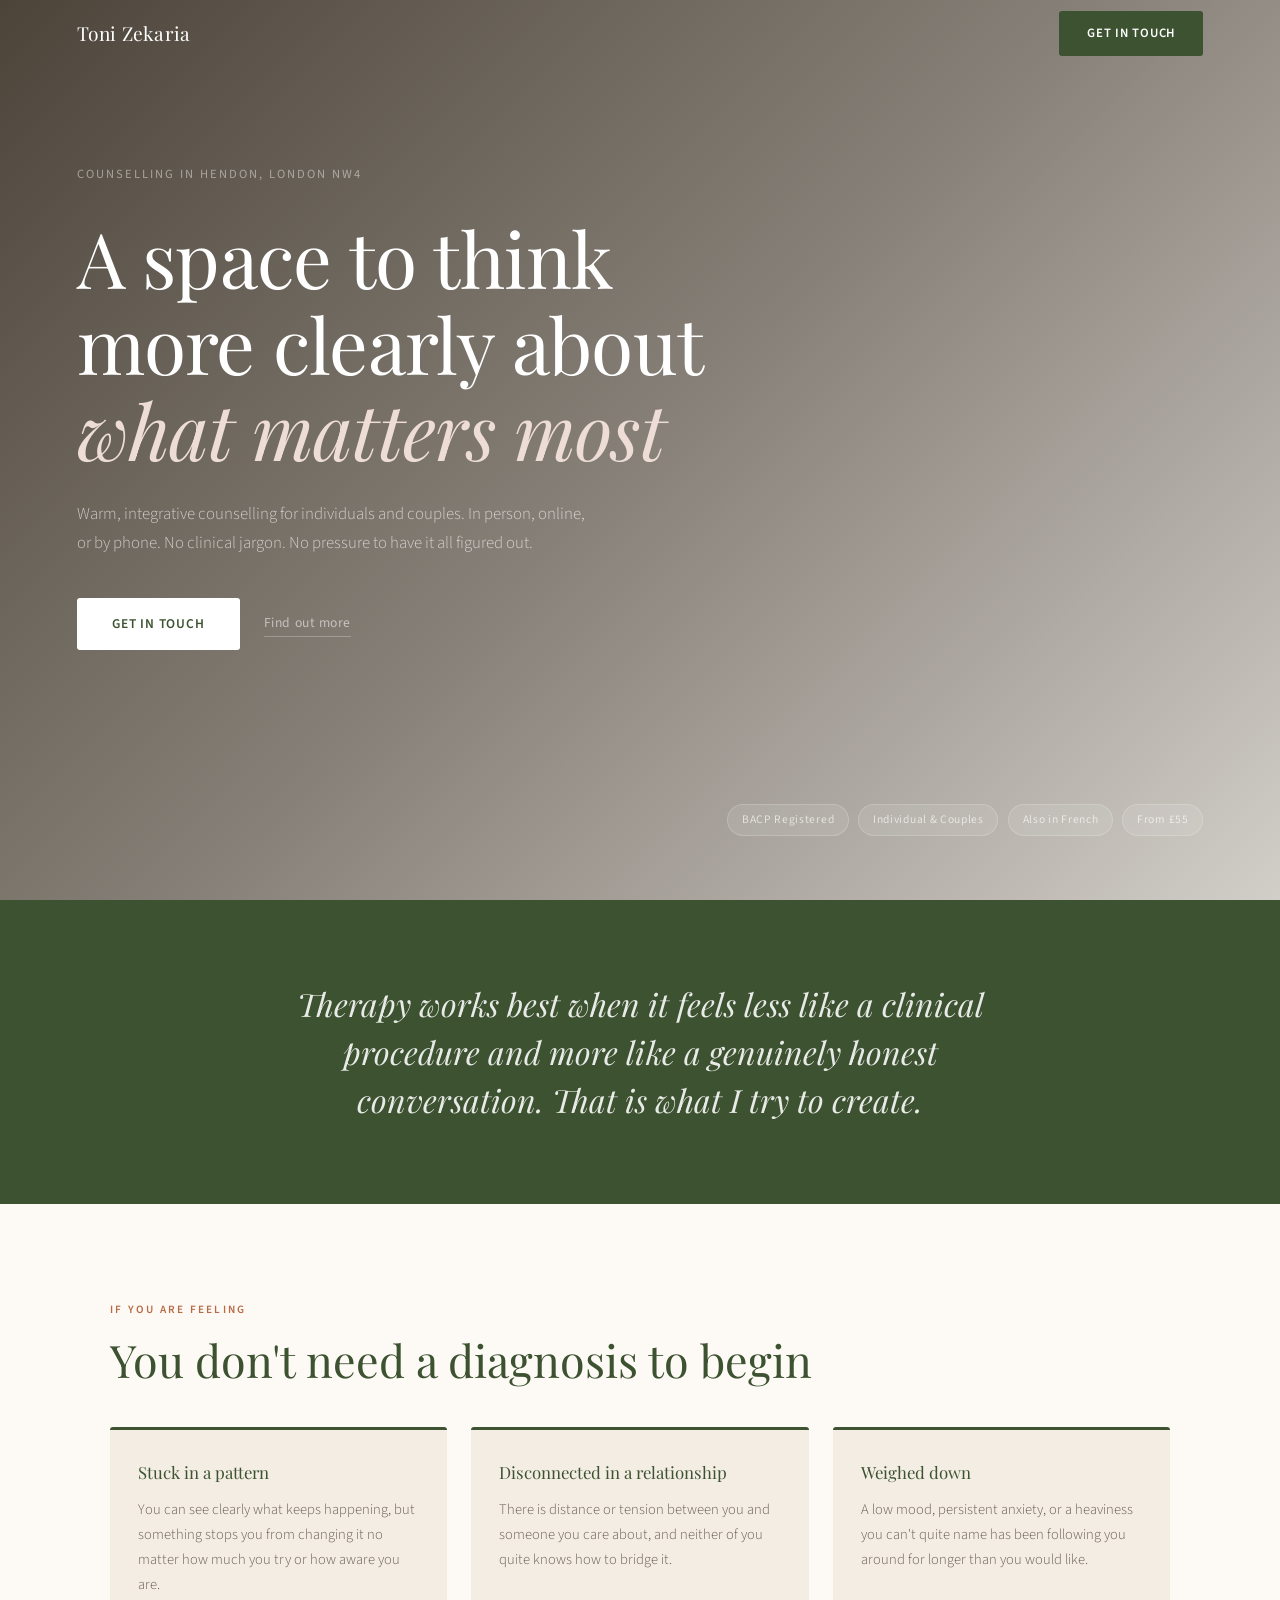
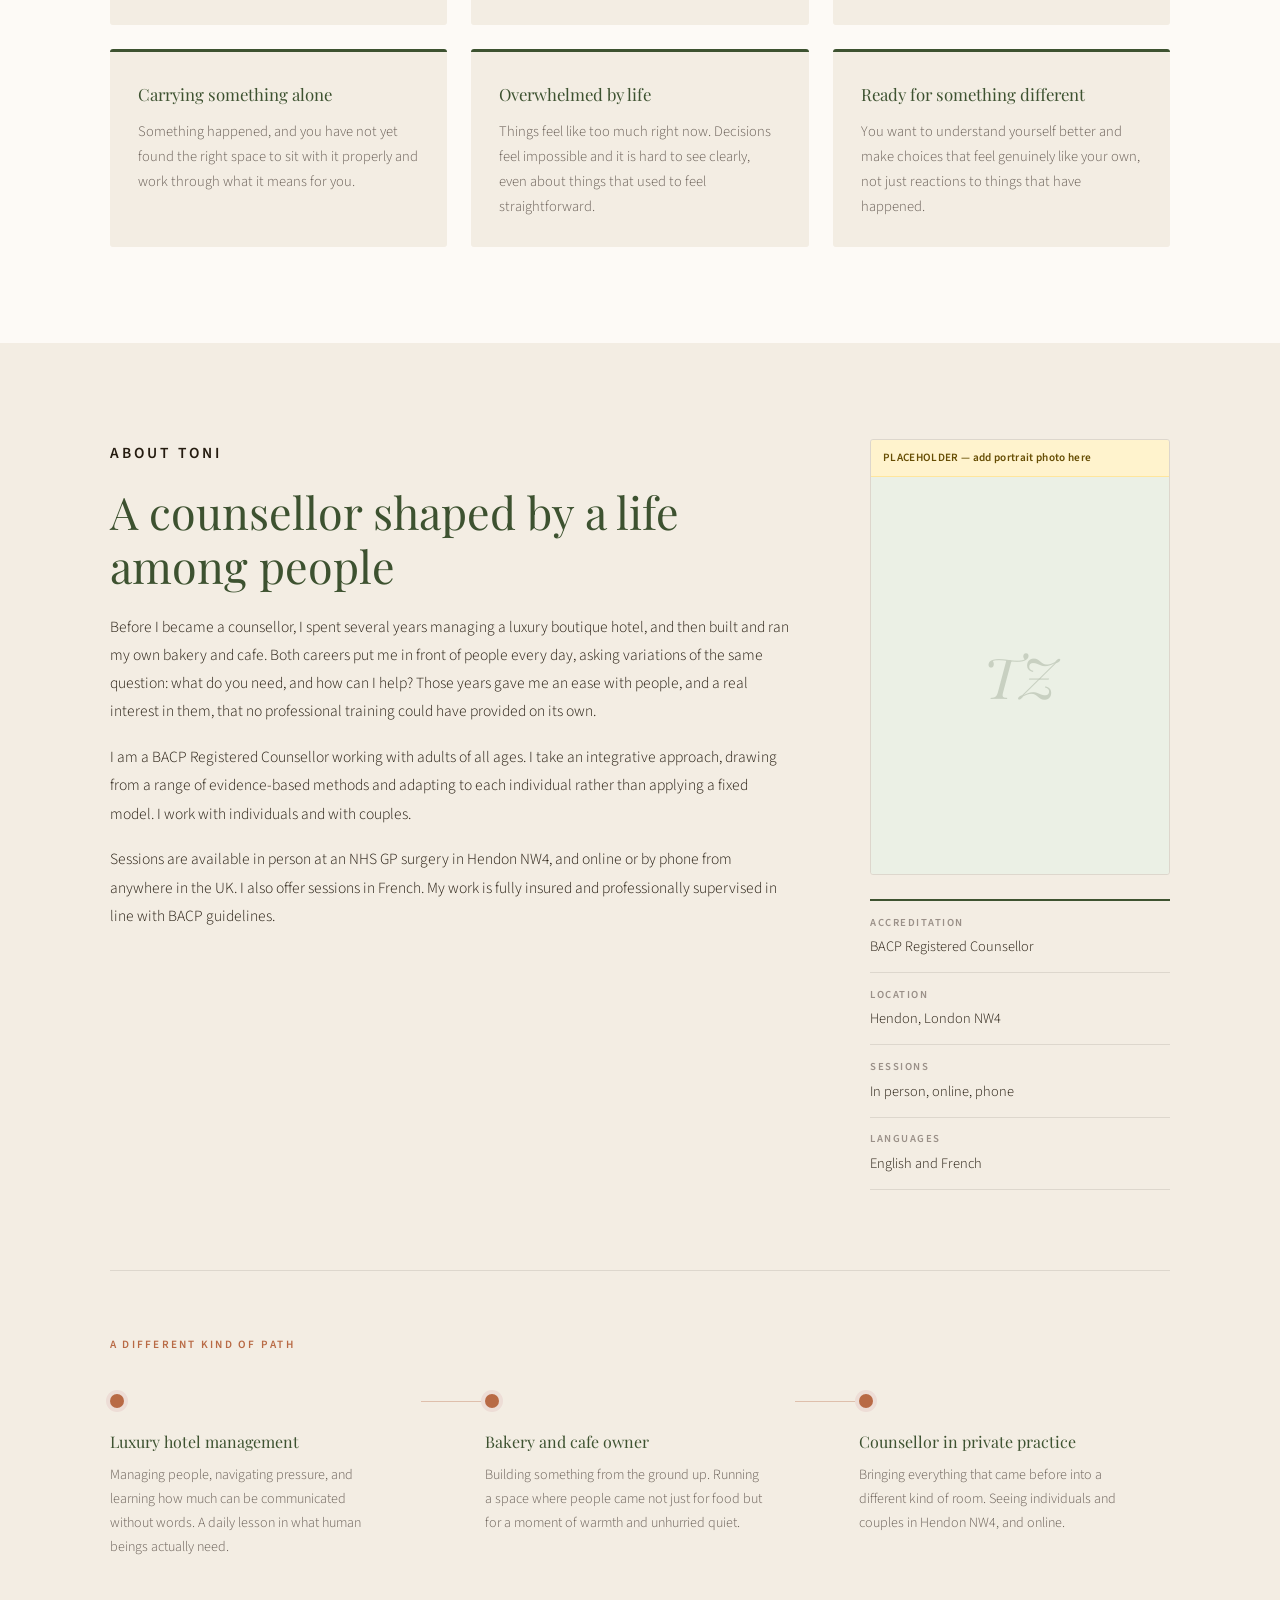
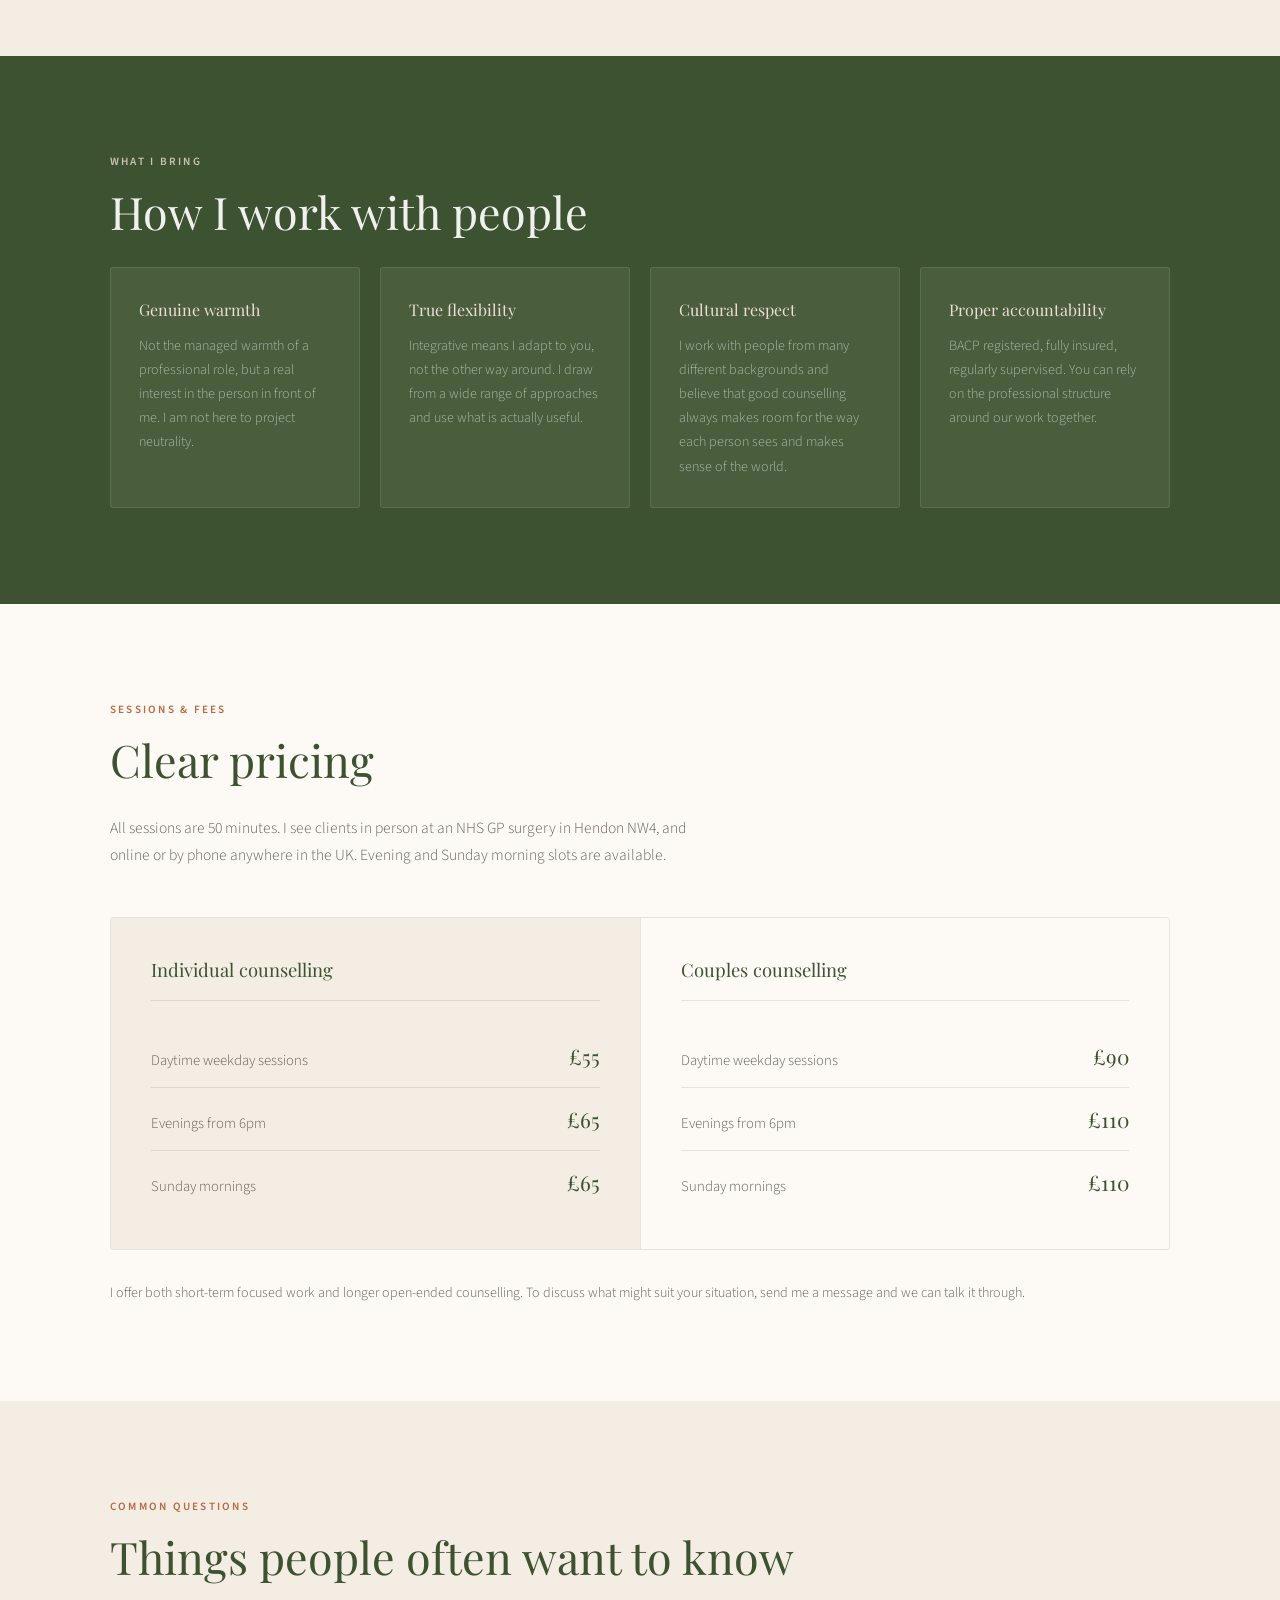
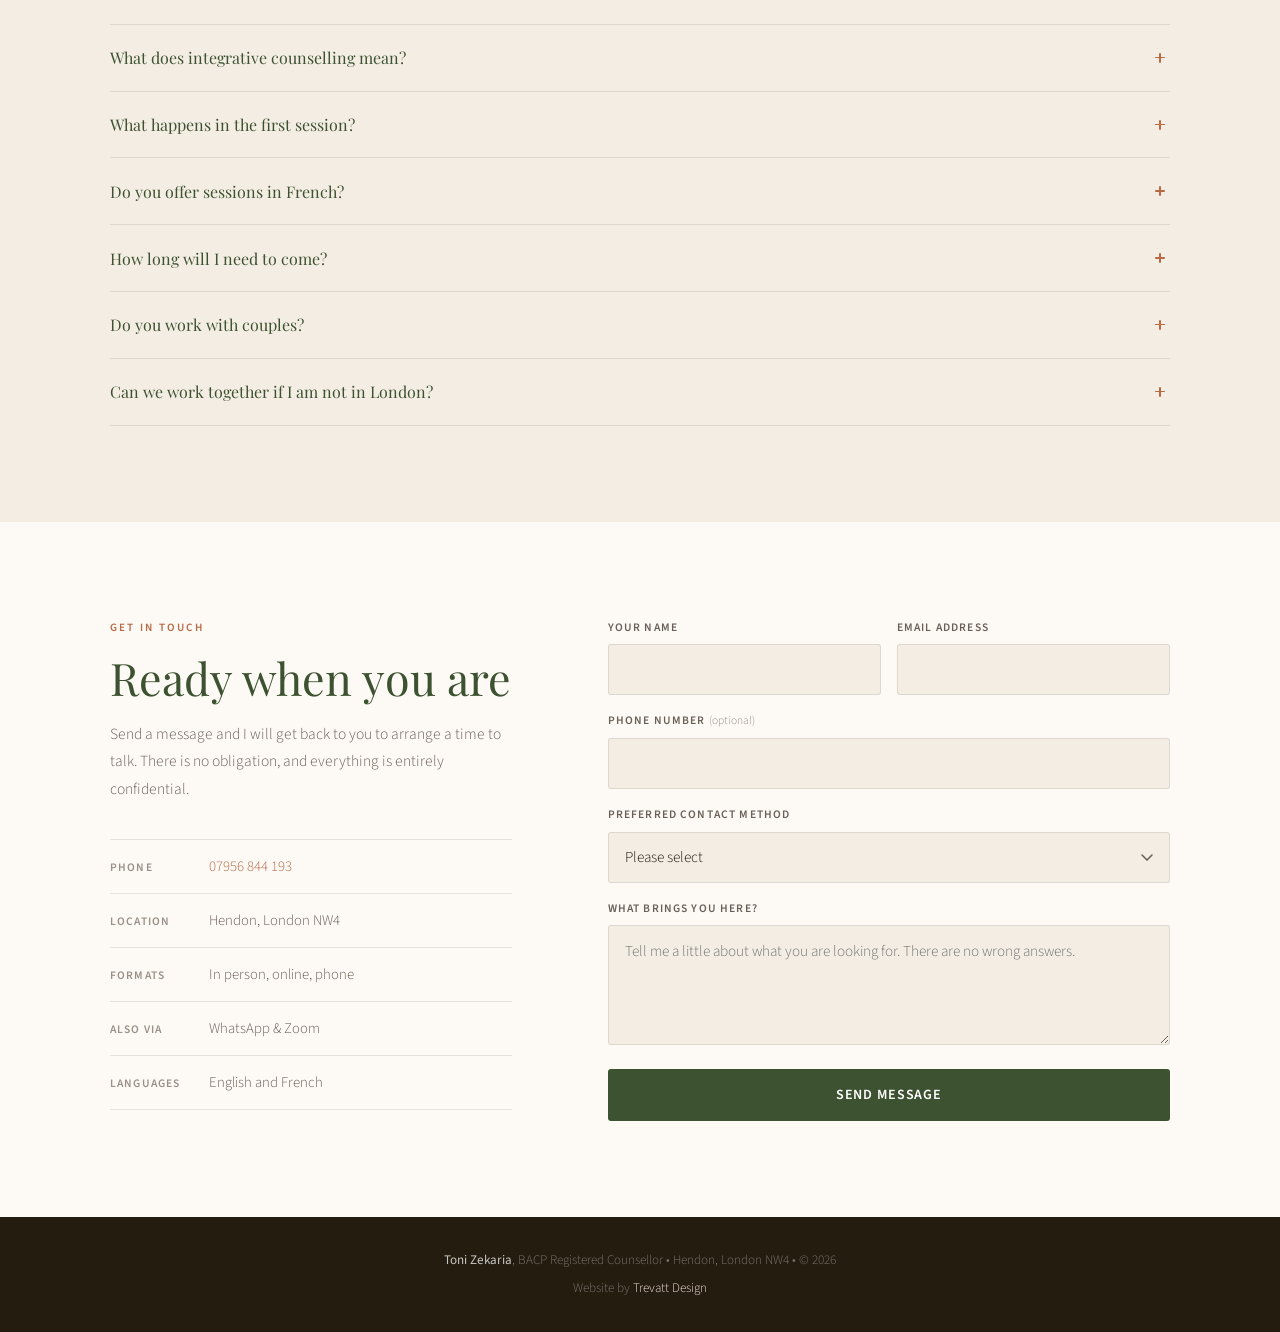
<file: toni-zekaria/index.html>
<!DOCTYPE html>
<html lang="en">
<head>
  <meta charset="UTF-8">
  <meta name="viewport" content="width=device-width, initial-scale=1.0">
  <title>Counsellor Hendon NW4 London | Toni Zekaria</title>
  <meta name="description" content="BACP registered counsellor in Hendon NW4 London. Integrative individual and couples counselling. In-person, online and phone. Sessions from £55. Also in French.">
  <link rel="canonical" href="https://client-demos-3kc.pages.dev/toni-zekaria">
  <meta name="geo.region" content="GB-ENG">
  <meta name="geo.placename" content="Hendon, London">
  <meta name="geo.position" content="51.5879;-0.2282">
  <meta name="ICBM" content="51.5879, -0.2282">
  <meta property="og:type" content="website">
  <meta property="og:title" content="Counsellor Hendon NW4 London | Toni Zekaria">
  <meta property="og:description" content="BACP registered counsellor in Hendon NW4. Integrative individual and couples counselling. Sessions from £55.">
  <meta property="og:url" content="https://client-demos-3kc.pages.dev/toni-zekaria">
  <meta property="og:image" content="https://picsum.photos/seed/morning/1200/630">
  <script type="application/ld+json">
  {
    "@context": "https://schema.org",
    "@type": "MedicalBusiness",
    "name": "Toni Zekaria Counselling",
    "address": {
      "@type": "PostalAddress",
      "addressLocality": "Hendon",
      "addressRegion": "London",
      "postalCode": "NW4",
      "addressCountry": "GB"
    },
    "telephone": "07956844193",
    "url": "https://client-demos-3kc.pages.dev/toni-zekaria",
    "description": "BACP registered counsellor in Hendon NW4 offering integrative individual and couples counselling. In-person, online and phone sessions.",
    "priceRange": "£55-£110"
  }
  </script>
  <link rel="stylesheet" href="style.css">
</head>
<body>

  <header class="header" id="header">
    <a href="#" class="logo" aria-label="Toni Zekaria Counselling">Toni Zekaria</a>
    <a href="#contact" class="btn btn-header">Get in touch</a>
  </header>

  <main>

    <!-- HERO: full-bleed image with warm overlay -->
    <section class="hero" aria-label="Introduction">
      <div
        class="hero-bg"
        role="img"
        aria-label="Warm morning light in a calm, plant-filled room"
        style="background-image: url('https://picsum.photos/seed/morning/1800/1000');"
      ></div>
      <div class="hero-content">
        <div class="hero-text">
          <p class="hero-location">Counselling in Hendon, London NW4</p>
          <h1>A space to think<br>more clearly about<br><em>what matters most</em></h1>
          <p class="hero-sub">Warm, integrative counselling for individuals and couples. In person, online, or by phone. No clinical jargon. No pressure to have it all figured out.</p>
          <div class="hero-actions">
            <a href="#contact" class="btn btn-hero">Get in touch</a>
            <a href="#about" class="hero-learn">Find out more</a>
          </div>
        </div>
        <div class="hero-tags" aria-label="Key credentials">
          <span class="hero-tag">BACP Registered</span>
          <span class="hero-tag">Individual &amp; Couples</span>
          <span class="hero-tag">Also in French</span>
          <span class="hero-tag">From £55</span>
        </div>
      </div>
    </section>

    <!-- PULL QUOTE -->
    <section class="pullquote" aria-label="Approach statement">
      <div class="section-inner">
        <blockquote>
          <p>Therapy works best when it feels less like a clinical procedure and more like a genuinely honest conversation. That is what I try to create.</p>
        </blockquote>
      </div>
    </section>

    <!-- RECOGNITION: "If you're feeling..." 3-col grid -->
    <section class="recognition" aria-labelledby="rec-heading">
      <div class="section-inner">
        <p class="eyebrow">If you are feeling</p>
        <h2 id="rec-heading" class="section-title">You don't need a diagnosis to begin</h2>
        <div class="rec-grid">
          <div class="rec-card">
            <h3>Stuck in a pattern</h3>
            <p>You can see clearly what keeps happening, but something stops you from changing it no matter how much you try or how aware you are.</p>
          </div>
          <div class="rec-card">
            <h3>Disconnected in a relationship</h3>
            <p>There is distance or tension between you and someone you care about, and neither of you quite knows how to bridge it.</p>
          </div>
          <div class="rec-card">
            <h3>Weighed down</h3>
            <p>A low mood, persistent anxiety, or a heaviness you can't quite name has been following you around for longer than you would like.</p>
          </div>
          <div class="rec-card">
            <h3>Carrying something alone</h3>
            <p>Something happened, and you have not yet found the right space to sit with it properly and work through what it means for you.</p>
          </div>
          <div class="rec-card">
            <h3>Overwhelmed by life</h3>
            <p>Things feel like too much right now. Decisions feel impossible and it is hard to see clearly, even about things that used to feel straightforward.</p>
          </div>
          <div class="rec-card">
            <h3>Ready for something different</h3>
            <p>You want to understand yourself better and make choices that feel genuinely like your own, not just reactions to things that have happened.</p>
          </div>
        </div>
      </div>
    </section>

    <!-- ABOUT: bio + portrait placeholder, then career timeline -->
    <section class="about" id="about" aria-labelledby="about-heading">
      <div class="section-inner">

        <div class="about-intro">
          <div class="about-bio">
            <p class="eyebrow">About Toni</p>
            <h2 id="about-heading" class="section-title">A counsellor shaped by a life among people</h2>
            <p>Before I became a counsellor, I spent several years managing a luxury boutique hotel, and then built and ran my own bakery and cafe. Both careers put me in front of people every day, asking variations of the same question: what do you need, and how can I help? Those years gave me an ease with people, and a real interest in them, that no professional training could have provided on its own.</p>
            <p>I am a BACP Registered Counsellor working with adults of all ages. I take an integrative approach, drawing from a range of evidence-based methods and adapting to each individual rather than applying a fixed model. I work with individuals and with couples.</p>
            <p>Sessions are available in person at an NHS GP surgery in Hendon NW4, and online or by phone from anywhere in the UK. I also offer sessions in French. My work is fully insured and professionally supervised in line with BACP guidelines.</p>
          </div>
          <div class="about-aside">
            <div class="portrait-placeholder" role="img" aria-label="Portrait photo placeholder">
              <div class="placeholder-banner">PLACEHOLDER &mdash; add portrait photo here</div>
              <div class="placeholder-body">
                <span class="placeholder-initials" aria-hidden="true">TZ</span>
              </div>
            </div>
            <ul class="cred-list">
              <li>
                <span class="cred-key">Accreditation</span>
                <span class="cred-val">BACP Registered Counsellor</span>
              </li>
              <li>
                <span class="cred-key">Location</span>
                <span class="cred-val">Hendon, London NW4</span>
              </li>
              <li>
                <span class="cred-key">Sessions</span>
                <span class="cred-val">In person, online, phone</span>
              </li>
              <li>
                <span class="cred-key">Languages</span>
                <span class="cred-val">English and French</span>
              </li>
            </ul>
          </div>
        </div>

        <!-- CAREER TIMELINE -->
        <div class="timeline-section">
          <p class="eyebrow">A different kind of path</p>
          <div class="timeline">
            <div class="timeline-item">
              <div class="timeline-marker" aria-hidden="true"></div>
              <div class="timeline-body">
                <h3>Luxury hotel management</h3>
                <p>Managing people, navigating pressure, and learning how much can be communicated without words. A daily lesson in what human beings actually need.</p>
              </div>
            </div>
            <div class="timeline-connector" aria-hidden="true"></div>
            <div class="timeline-item">
              <div class="timeline-marker" aria-hidden="true"></div>
              <div class="timeline-body">
                <h3>Bakery and cafe owner</h3>
                <p>Building something from the ground up. Running a space where people came not just for food but for a moment of warmth and unhurried quiet.</p>
              </div>
            </div>
            <div class="timeline-connector" aria-hidden="true"></div>
            <div class="timeline-item">
              <div class="timeline-marker" aria-hidden="true"></div>
              <div class="timeline-body">
                <h3>Counsellor in private practice</h3>
                <p>Bringing everything that came before into a different kind of room. Seeing individuals and couples in Hendon NW4, and online.</p>
              </div>
            </div>
          </div>
        </div>

      </div>
    </section>

    <!-- VALUES GRID -->
    <section class="values" aria-labelledby="values-heading">
      <div class="section-inner">
        <p class="eyebrow">What I bring</p>
        <h2 id="values-heading" class="section-title">How I work with people</h2>
        <div class="values-grid">
          <div class="value-card">
            <h3>Genuine warmth</h3>
            <p>Not the managed warmth of a professional role, but a real interest in the person in front of me. I am not here to project neutrality.</p>
          </div>
          <div class="value-card">
            <h3>True flexibility</h3>
            <p>Integrative means I adapt to you, not the other way around. I draw from a wide range of approaches and use what is actually useful.</p>
          </div>
          <div class="value-card">
            <h3>Cultural respect</h3>
            <p>I work with people from many different backgrounds and believe that good counselling always makes room for the way each person sees and makes sense of the world.</p>
          </div>
          <div class="value-card">
            <h3>Proper accountability</h3>
            <p>BACP registered, fully insured, regularly supervised. You can rely on the professional structure around our work together.</p>
          </div>
        </div>
      </div>
    </section>

    <!-- FEES: menu-style price list -->
    <section class="fees" aria-labelledby="fees-heading">
      <div class="section-inner">
        <p class="eyebrow">Sessions &amp; fees</p>
        <h2 id="fees-heading" class="section-title">Clear pricing</h2>
        <p class="fees-intro">All sessions are 50 minutes. I see clients in person at an NHS GP surgery in Hendon NW4, and online or by phone anywhere in the UK. Evening and Sunday morning slots are available.</p>
        <div class="fee-menu">
          <div class="fee-group">
            <h3 class="fee-group-title">Individual counselling</h3>
            <dl class="fee-dl">
              <div class="fee-dl-row">
                <dt>Daytime weekday sessions</dt>
                <dd>£55</dd>
              </div>
              <div class="fee-dl-row">
                <dt>Evenings from 6pm</dt>
                <dd>£65</dd>
              </div>
              <div class="fee-dl-row">
                <dt>Sunday mornings</dt>
                <dd>£65</dd>
              </div>
            </dl>
          </div>
          <div class="fee-divider" aria-hidden="true"></div>
          <div class="fee-group">
            <h3 class="fee-group-title">Couples counselling</h3>
            <dl class="fee-dl">
              <div class="fee-dl-row">
                <dt>Daytime weekday sessions</dt>
                <dd>£90</dd>
              </div>
              <div class="fee-dl-row">
                <dt>Evenings from 6pm</dt>
                <dd>£110</dd>
              </div>
              <div class="fee-dl-row">
                <dt>Sunday mornings</dt>
                <dd>£110</dd>
              </div>
            </dl>
          </div>
        </div>
        <p class="fees-note">I offer both short-term focused work and longer open-ended counselling. To discuss what might suit your situation, send me a message and we can talk it through.</p>
      </div>
    </section>

    <!-- FAQ -->
    <section class="faq" aria-labelledby="faq-heading">
      <div class="section-inner">
        <p class="eyebrow">Common questions</p>
        <h2 id="faq-heading" class="section-title">Things people often want to know</h2>
        <div class="faq-list" id="faqList">

          <div class="faq-item">
            <button class="faq-q" aria-expanded="false">
              What does integrative counselling mean?
              <span class="faq-chevron" aria-hidden="true"></span>
            </button>
            <div class="faq-a" hidden>
              <p>Integrative counselling means I draw from a range of therapeutic approaches rather than following a single fixed method. This might include person-centred work, psychodynamic thinking, CBT-informed techniques, and others. The approach is tailored to you and what you bring, rather than fitting you to a pre-set programme.</p>
            </div>
          </div>

          <div class="faq-item">
            <button class="faq-q" aria-expanded="false">
              What happens in the first session?
              <span class="faq-chevron" aria-hidden="true"></span>
            </button>
            <div class="faq-a" hidden>
              <p>The first session is a chance to talk about what has brought you to counselling and what you are hoping to get from it. There is no pressure to have everything clear or to cover your whole history. We take it at whatever pace feels right, and it is also an opportunity for you to get a feel for how I work and whether it seems like a good fit.</p>
            </div>
          </div>

          <div class="faq-item">
            <button class="faq-q" aria-expanded="false">
              Do you offer sessions in French?
              <span class="faq-chevron" aria-hidden="true"></span>
            </button>
            <div class="faq-a" hidden>
              <p>Yes. I offer sessions in both English and French. If you would prefer to work in French, please mention this when you get in touch and we can arrange sessions accordingly. Je propose egalement des seances en francais si c'est votre preference.</p>
            </div>
          </div>

          <div class="faq-item">
            <button class="faq-q" aria-expanded="false">
              How long will I need to come?
              <span class="faq-chevron" aria-hidden="true"></span>
            </button>
            <div class="faq-a" hidden>
              <p>That depends on what you bring and what you want to get from counselling. Some people find that a relatively small number of focused sessions is enough. Others prefer longer, more open-ended work. I offer both, and we will talk about what seems right in our early sessions and review it as we go.</p>
            </div>
          </div>

          <div class="faq-item">
            <button class="faq-q" aria-expanded="false">
              Do you work with couples?
              <span class="faq-chevron" aria-hidden="true"></span>
            </button>
            <div class="faq-a" hidden>
              <p>Yes. I work with both individuals and couples. Couples counselling can help with communication difficulties, recurring conflict, a growing distance between partners, or any other relationship challenge you want to address together. The same integrative approach applies: I work with what is actually needed rather than a fixed programme.</p>
            </div>
          </div>

          <div class="faq-item">
            <button class="faq-q" aria-expanded="false">
              Can we work together if I am not in London?
              <span class="faq-chevron" aria-hidden="true"></span>
            </button>
            <div class="faq-a" hidden>
              <p>Yes. I offer online sessions via Zoom and WhatsApp, as well as telephone sessions, for clients anywhere in the UK. Online therapy works well for many people and there is no meaningful difference in the quality of the work. If you are unsure which format suits you, we can discuss it when you get in touch.</p>
            </div>
          </div>

        </div>
      </div>
    </section>

    <!-- CONTACT -->
    <section class="contact" id="contact" aria-labelledby="contact-heading">
      <div class="section-inner">
        <div class="contact-grid">
          <div class="contact-info">
            <p class="eyebrow">Get in touch</p>
            <h2 id="contact-heading" class="section-title">Ready when you are</h2>
            <p class="contact-lead">Send a message and I will get back to you to arrange a time to talk. There is no obligation, and everything is entirely confidential.</p>
            <ul class="contact-details">
              <li>
                <span class="detail-label">Phone</span>
                <a href="tel:07956844193" class="detail-value">07956 844 193</a>
              </li>
              <li>
                <span class="detail-label">Location</span>
                <span class="detail-value">Hendon, London NW4</span>
              </li>
              <li>
                <span class="detail-label">Formats</span>
                <span class="detail-value">In person, online, phone</span>
              </li>
              <li>
                <span class="detail-label">Also via</span>
                <span class="detail-value">WhatsApp &amp; Zoom</span>
              </li>
              <li>
                <span class="detail-label">Languages</span>
                <span class="detail-value">English and French</span>
              </li>
            </ul>
          </div>

          <!-- Formspree integration: update the action attribute with your Formspree endpoint -->
          <form action="#" method="POST" class="contact-form" novalidate>
            <div class="form-row">
              <div class="field">
                <label for="name">Your name</label>
                <input type="text" id="name" name="name" autocomplete="name" required>
              </div>
              <div class="field">
                <label for="email">Email address</label>
                <input type="email" id="email" name="email" autocomplete="email" required>
              </div>
            </div>
            <div class="field">
              <label for="phone">Phone number <span class="label-opt">(optional)</span></label>
              <input type="tel" id="phone" name="phone" autocomplete="tel">
            </div>
            <div class="field">
              <label for="contact-pref">Preferred contact method</label>
              <select id="contact-pref" name="contact_preference">
                <option value="">Please select</option>
                <option value="email">Email</option>
                <option value="phone">Phone call</option>
                <option value="whatsapp">WhatsApp</option>
                <option value="zoom">Zoom</option>
              </select>
            </div>
            <div class="field">
              <label for="message">What brings you here?</label>
              <textarea id="message" name="message" placeholder="Tell me a little about what you are looking for. There are no wrong answers."></textarea>
            </div>
            <button type="submit" class="btn btn-submit">Send message</button>
          </form>
        </div>
      </div>
    </section>

  </main>

  <footer class="footer">
    <div class="footer-inner">
      <p><strong>Toni Zekaria</strong>, BACP Registered Counsellor &bull; Hendon, London NW4 &bull; &copy; 2026</p>
      <p>Website by <a href="https://trevattdesign.com" target="_blank" rel="noopener noreferrer">Trevatt Design</a></p>
    </div>
  </footer>

  <script src="script.js"></script>
</body>
</html>
</file>
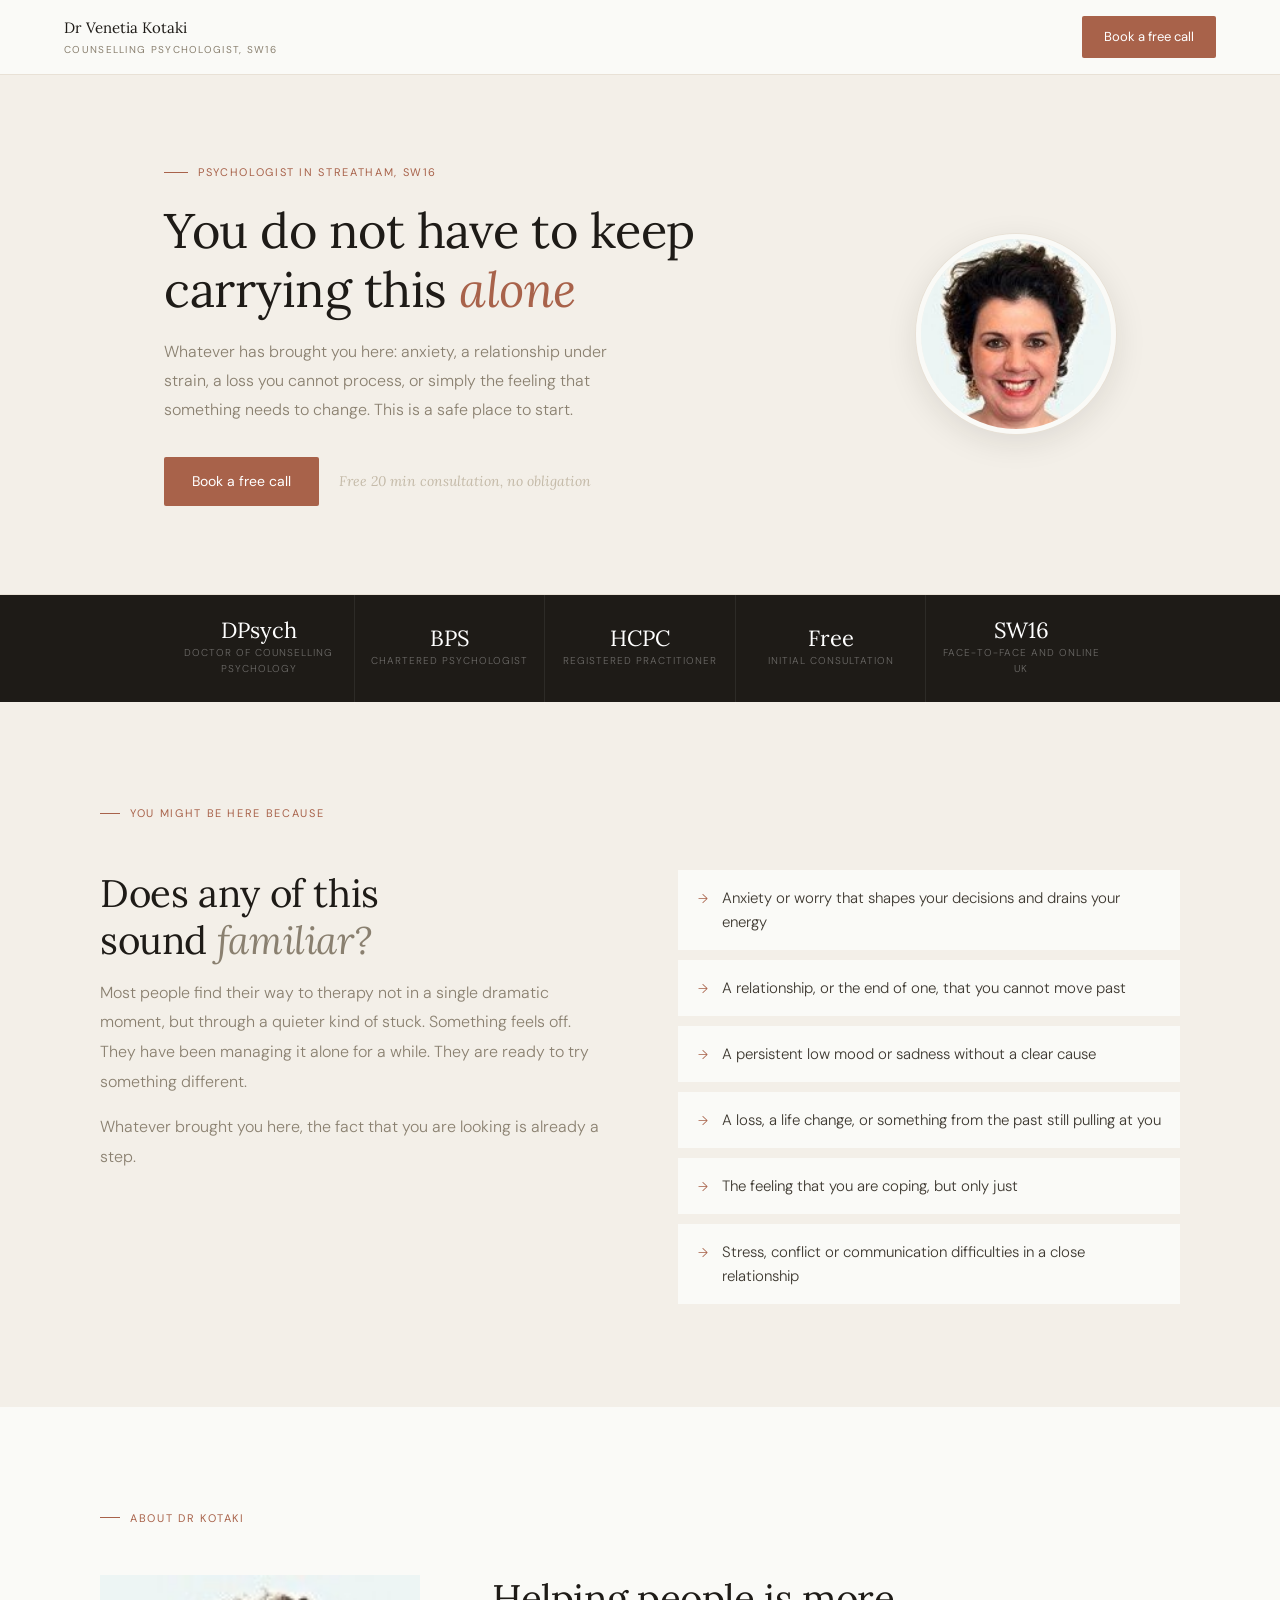
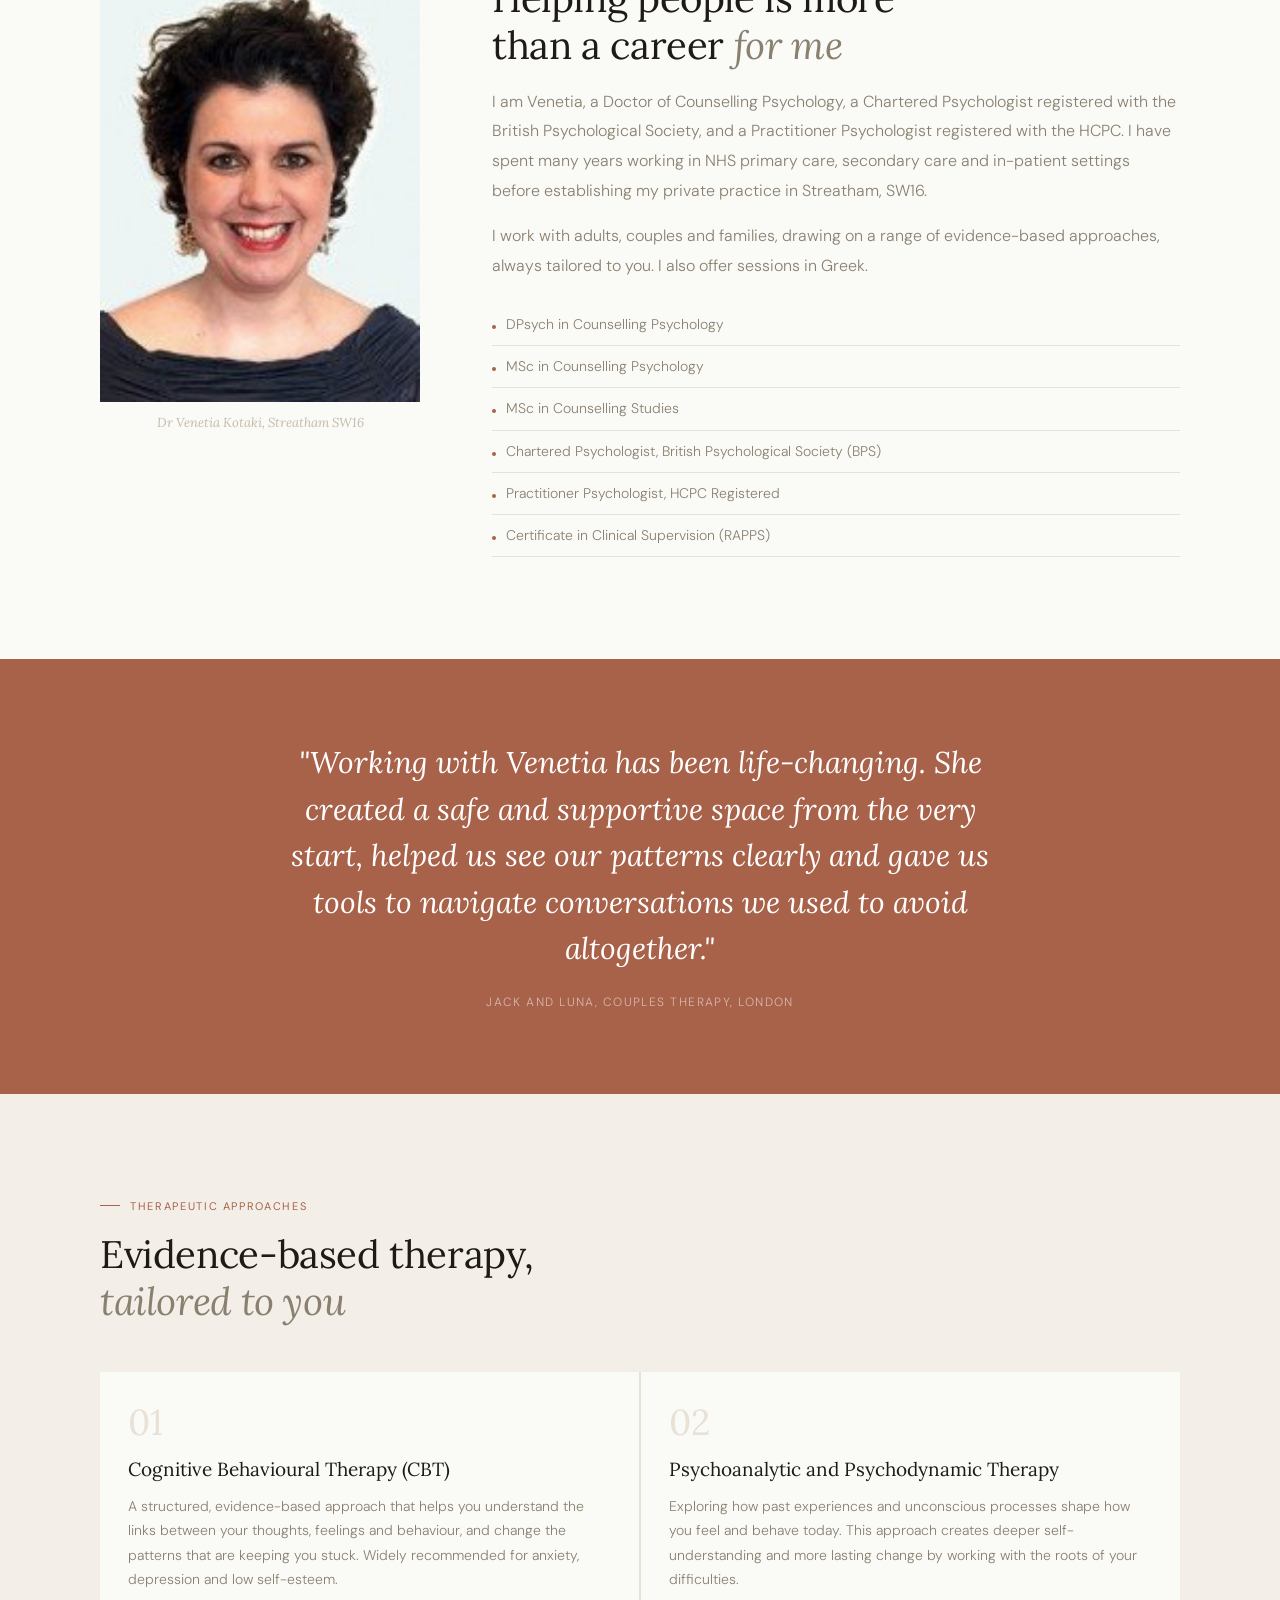
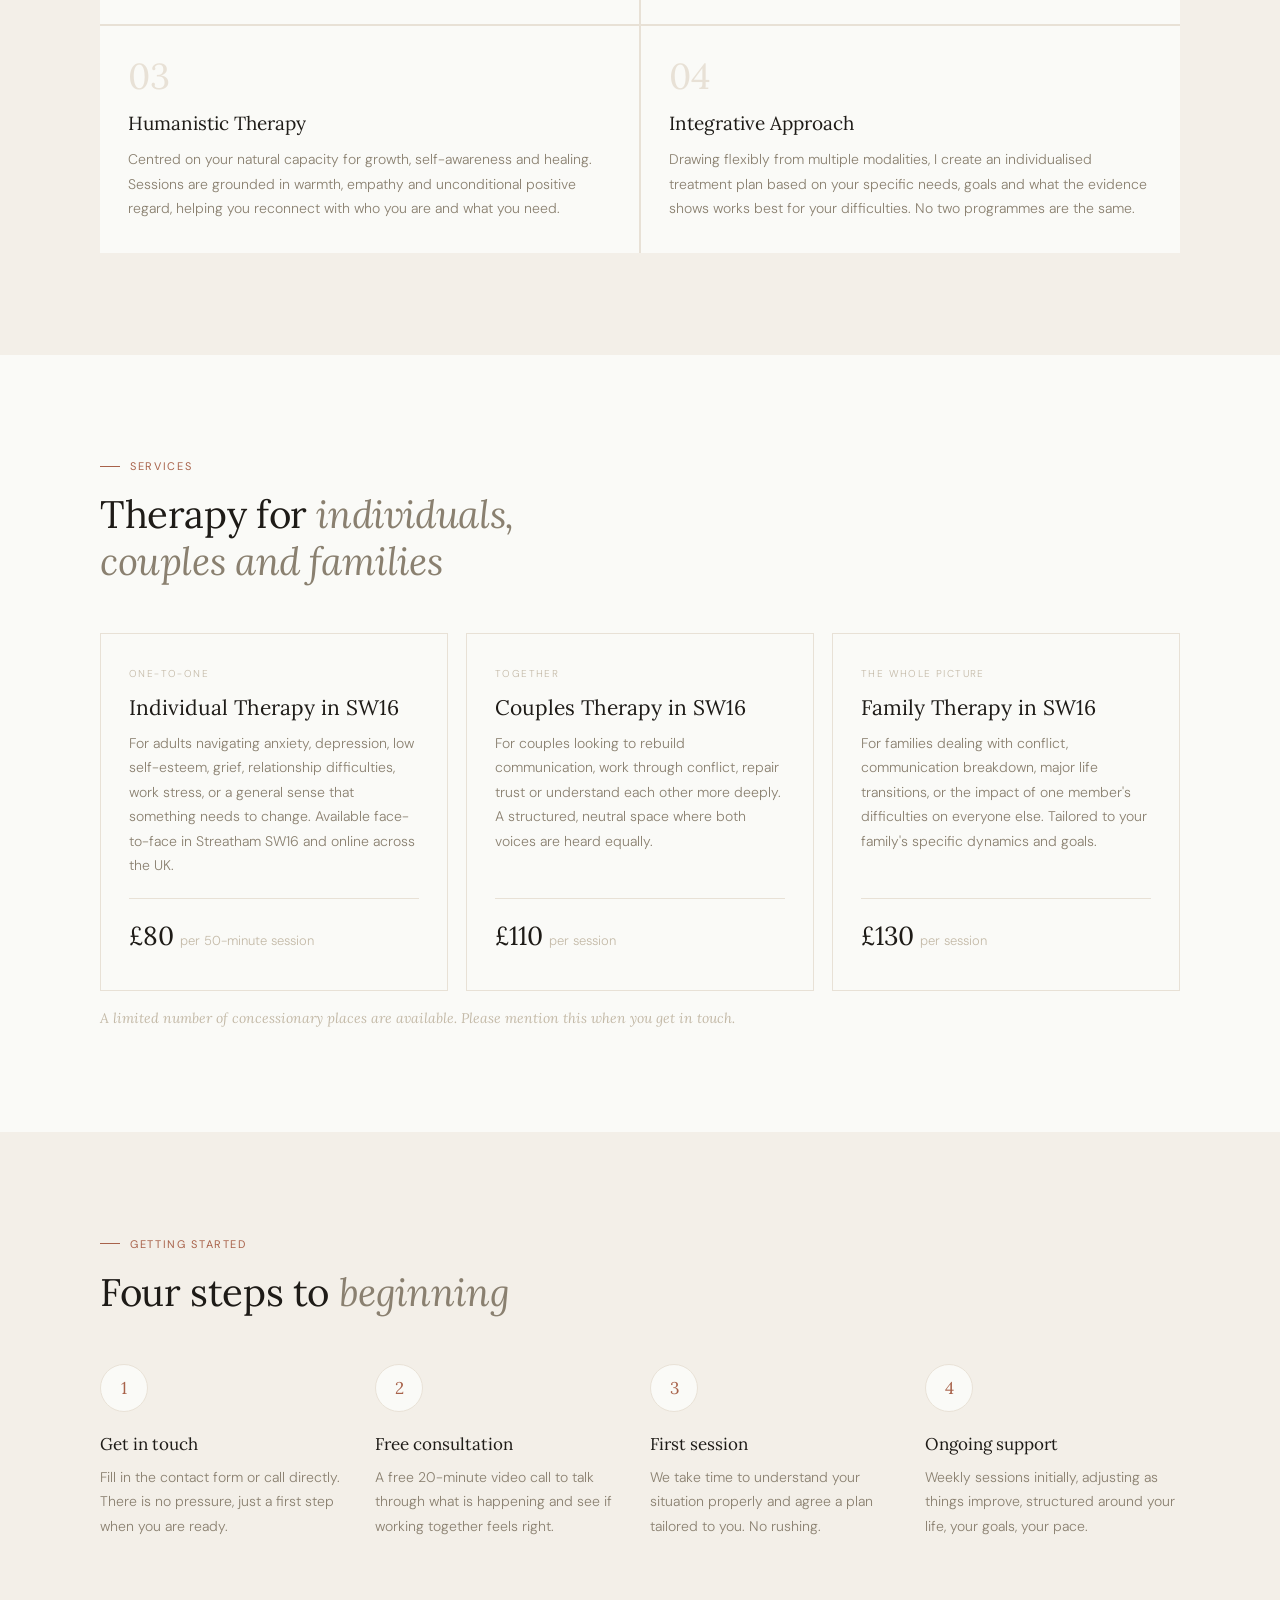
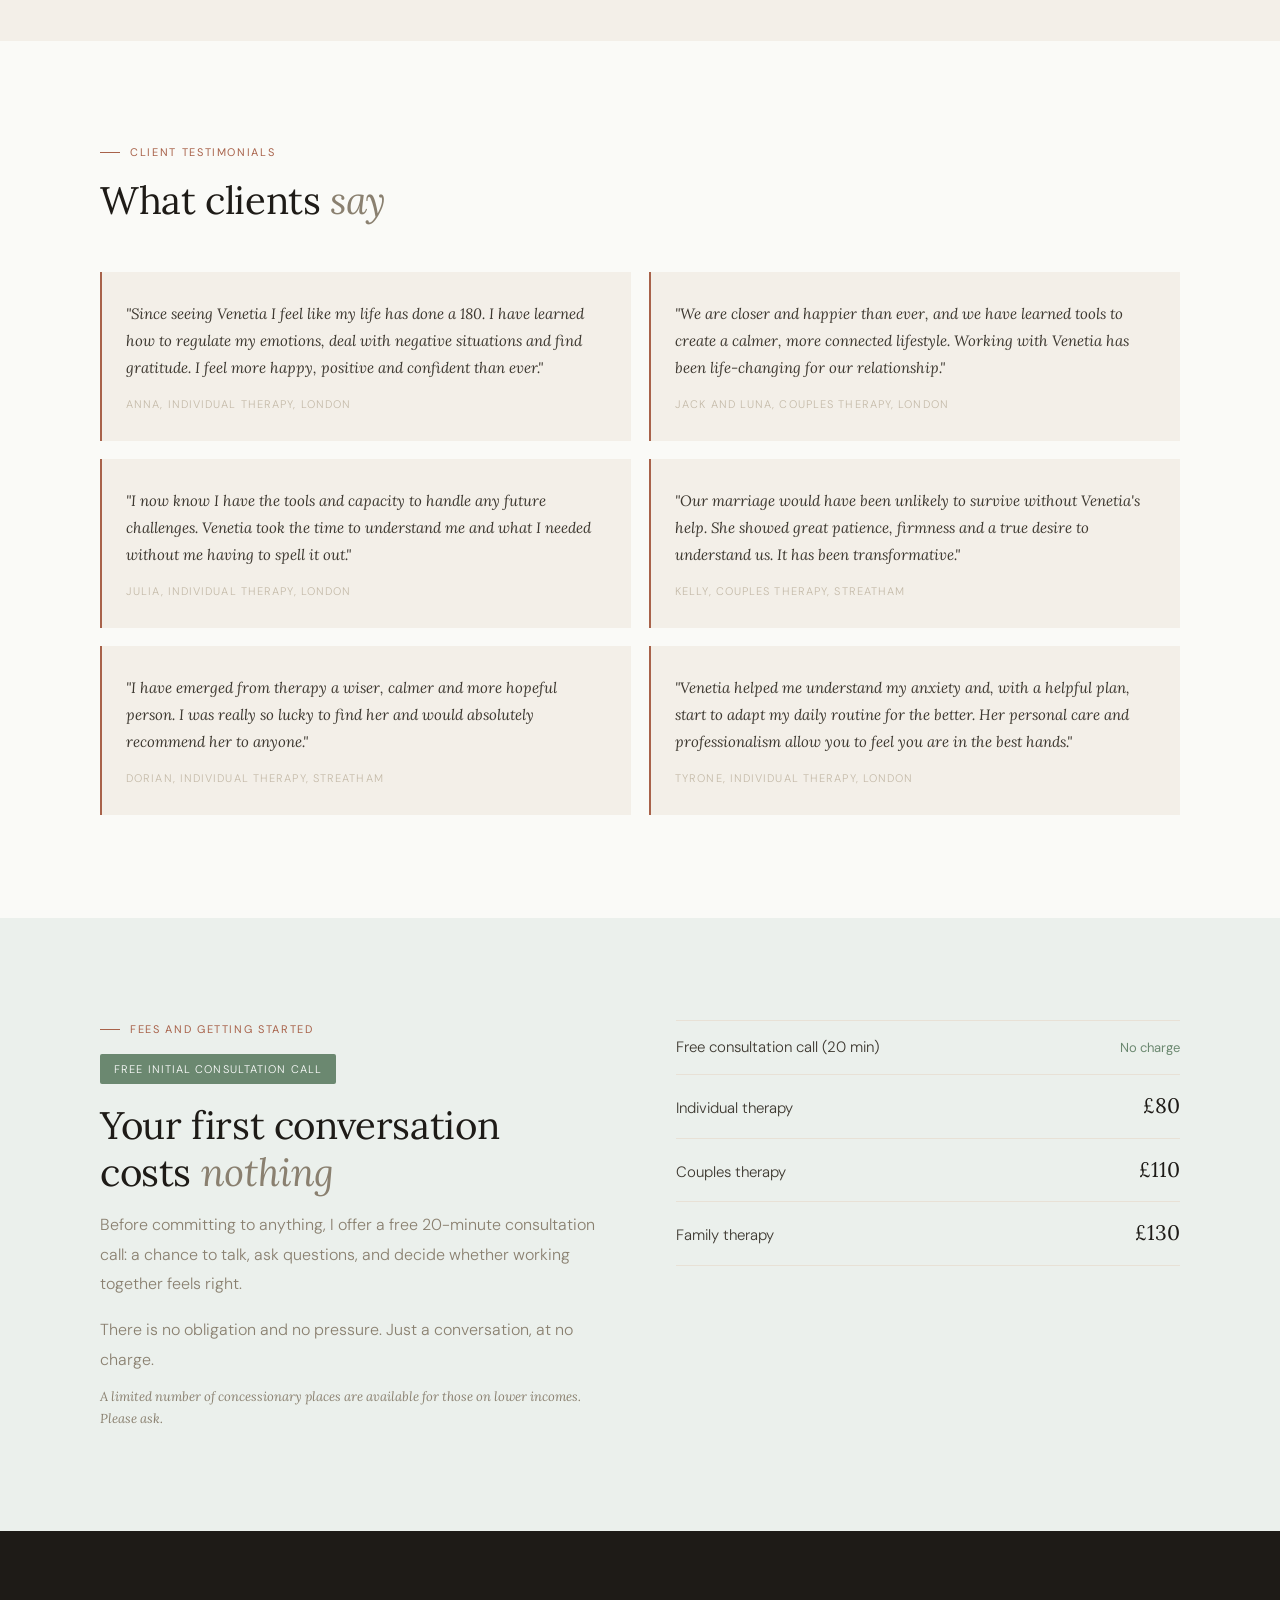
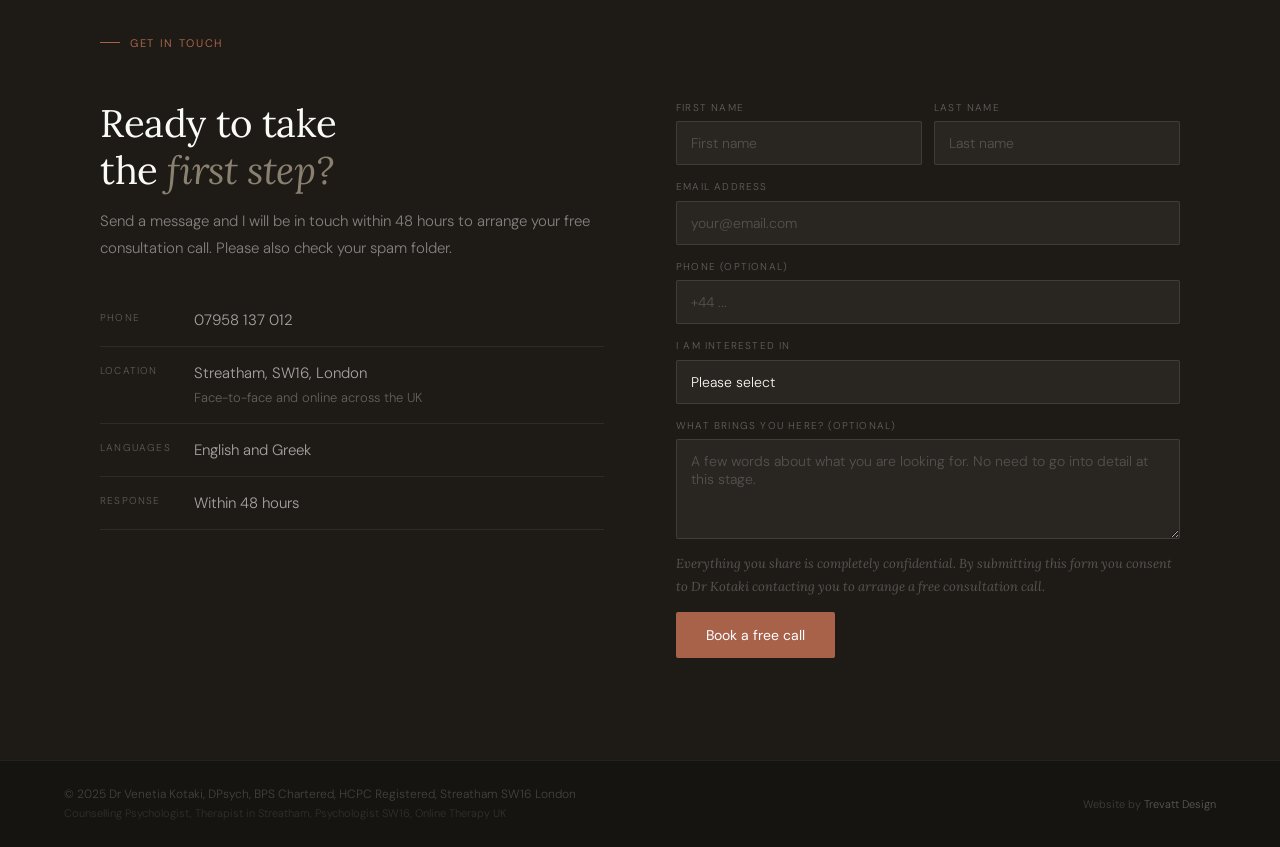
<file: venetia-kotaki/index.html>
<!DOCTYPE html>
<html lang="en">
<head>
<meta charset="UTF-8">
<meta name="viewport" content="width=device-width, initial-scale=1.0">
<title>Dr Venetia Kotaki | Psychologist in Streatham, SW16</title>
<meta name="description" content="Dr Venetia Kotaki is a Chartered Counselling Psychologist in Streatham, SW16. Individual, couples and family therapy face-to-face in SW16 and online across the UK. Free 20-minute consultation.">
<link rel="canonical" href="https://www.venetiakotaki.co.uk/">
<meta name="geo.region" content="GB-LND">
<meta name="geo.placename" content="Streatham, London SW16">
<meta property="og:title" content="Dr Venetia Kotaki | Psychologist in Streatham SW16">
<meta property="og:description" content="Chartered Counselling Psychologist in SW16. Individual, couples and family therapy. Free 20-minute consultation.">
<meta property="og:type" content="website">
<script type="application/ld+json">
{"@context":"https://schema.org","@type":"MedicalBusiness","name":"Dr Venetia Kotaki, Counselling Psychologist","description":"Chartered Counselling Psychologist offering individual, couples and family therapy in Streatham SW16 and online.","url":"https://www.venetiakotaki.co.uk","telephone":"07958137012","priceRange":"","address":{"@type":"PostalAddress","addressLocality":"Streatham","addressRegion":"London","postalCode":"SW16","addressCountry":"GB"},"hasOfferCatalog":{"@type":"OfferCatalog","name":"Therapy Services","itemListElement":[{"@type":"Offer","name":"Individual Therapy","price":"80","priceCurrency":"GBP"},{"@type":"Offer","name":"Couples Therapy","price":"110","priceCurrency":"GBP"},{"@type":"Offer","name":"Family Therapy","price":"130","priceCurrency":"GBP"}]}}
</script>
<link rel="preconnect" href="https://fonts.googleapis.com">
<link rel="preconnect" href="https://fonts.gstatic.com" crossorigin>
<link href="https://fonts.googleapis.com/css2?family=Lora:ital,wght@0,400;0,500;1,400;1,500&family=DM+Sans:opsz,wght@9..40,300;9..40,400&display=swap" rel="stylesheet">
<link rel="stylesheet" href="style.css">
</head>
<body>

<!-- NAV -->
<nav>
  <a class="logo" href="#">
    Dr Venetia Kotaki
    <small>Counselling Psychologist, SW16</small>
  </a>
  <a class="nav-btn" href="#contact">Book a free call</a>
</nav>

<!-- HERO -->
<section class="hero">
  <div class="hero-inner">
    <div class="hero-left">
      <div class="kicker"><span class="kicker-line"></span>Psychologist in Streatham, SW16</div>
      <h1>You do not have to keep<br>carrying this <em>alone</em></h1>
      <p class="hero-sub">Whatever has brought you here: anxiety, a relationship under strain, a loss you cannot process, or simply the feeling that something needs to change. This is a safe place to start.</p>
      <div class="hero-cta-wrap">
        <a class="btn" href="#contact">Book a free call</a>
        <span class="hero-note">Free 20 min consultation, no obligation</span>
      </div>
    </div>
    <img class="hero-photo" src="[data-uri]" alt="Dr Venetia Kotaki, Counselling Psychologist in Streatham SW16" loading="eager">
  </div>
</section>

<!-- PROOF BAR -->
<div class="proof-bar">
  <div class="proof-bar-inner">
    <div class="proof-item"><div class="proof-num">DPsych</div><div class="proof-label">Doctor of Counselling Psychology</div></div>
    <div class="proof-item"><div class="proof-num">BPS</div><div class="proof-label">Chartered Psychologist</div></div>
    <div class="proof-item"><div class="proof-num">HCPC</div><div class="proof-label">Registered Practitioner</div></div>
    <div class="proof-item"><div class="proof-num">Free</div><div class="proof-label">Initial consultation</div></div>
    <div class="proof-item"><div class="proof-num">SW16</div><div class="proof-label">Face-to-face and online UK</div></div>
  </div>
</div>

<!-- RECOGNITION -->
<section class="section recognition" id="help">
  <div class="container">
    <div class="label">You might be here because</div>
    <div class="recognition-grid">
      <div class="recognition-copy fade">
        <h2>Does any of this<br>sound <em>familiar?</em></h2>
        <div class="prose" style="margin-top:14px">
          <p>Most people find their way to therapy not in a single dramatic moment, but through a quieter kind of stuck. Something feels off. They have been managing it alone for a while. They are ready to try something different.</p>
          <p>Whatever brought you here, the fact that you are looking is already a step.</p>
        </div>
      </div>
      <ul class="recognition-list fade">
        <li class="recognition-item"><span class="ri-arrow">&#8594;</span><p>Anxiety or worry that shapes your decisions and drains your energy</p></li>
        <li class="recognition-item"><span class="ri-arrow">&#8594;</span><p>A relationship, or the end of one, that you cannot move past</p></li>
        <li class="recognition-item"><span class="ri-arrow">&#8594;</span><p>A persistent low mood or sadness without a clear cause</p></li>
        <li class="recognition-item"><span class="ri-arrow">&#8594;</span><p>A loss, a life change, or something from the past still pulling at you</p></li>
        <li class="recognition-item"><span class="ri-arrow">&#8594;</span><p>The feeling that you are coping, but only just</p></li>
        <li class="recognition-item"><span class="ri-arrow">&#8594;</span><p>Stress, conflict or communication difficulties in a close relationship</p></li>
      </ul>
    </div>
  </div>
</section>

<!-- ABOUT -->
<section class="section about-section" id="about">
  <div class="container">
    <div class="label">About Dr Kotaki</div>
    <div class="about-grid">
      <div class="about-img-wrap fade">
        <img src="[data-uri]" alt="Dr Venetia Kotaki, Counselling Psychologist in Streatham SW16">
        <p class="about-img-cap">Dr Venetia Kotaki, Streatham SW16</p>
      </div>
      <div class="fade">
        <h2>Helping people is more<br>than a career <em>for me</em></h2>
        <div class="prose" style="margin-top:18px">
          <p>I am Venetia, a Doctor of Counselling Psychology, a Chartered Psychologist registered with the British Psychological Society, and a Practitioner Psychologist registered with the HCPC. I have spent many years working in NHS primary care, secondary care and in-patient settings before establishing my private practice in Streatham, SW16.</p>
          <p>I work with adults, couples and families, drawing on a range of evidence-based approaches, always tailored to you. I also offer sessions in Greek.</p>
        </div>
        <ul class="quals">
          <li class="qual"><span class="qual-dot"></span>DPsych in Counselling Psychology</li>
          <li class="qual"><span class="qual-dot"></span>MSc in Counselling Psychology</li>
          <li class="qual"><span class="qual-dot"></span>MSc in Counselling Studies</li>
          <li class="qual"><span class="qual-dot"></span>Chartered Psychologist, British Psychological Society (BPS)</li>
          <li class="qual"><span class="qual-dot"></span>Practitioner Psychologist, HCPC Registered</li>
          <li class="qual"><span class="qual-dot"></span>Certificate in Clinical Supervision (RAPPS)</li>
        </ul>
      </div>
    </div>
  </div>
</section>

<!-- PULL QUOTE -->
<div class="pullquote">
  <div class="container">
    <blockquote>"Working with Venetia has been life-changing. She created a safe and supportive space from the very start, helped us see our patterns clearly and gave us tools to navigate conversations we used to avoid altogether."</blockquote>
    <cite>Jack and Luna, Couples Therapy, London</cite>
  </div>
</div>

<!-- APPROACHES -->
<section class="section approaches" id="approach">
  <div class="container">
    <div class="label">Therapeutic approaches</div>
    <h2>Evidence-based therapy,<br><em>tailored to you</em></h2>
    <div class="approaches-grid fade">
      <div class="approach-card">
        <div class="approach-num">01</div>
        <h3>Cognitive Behavioural Therapy (CBT)</h3>
        <p>A structured, evidence-based approach that helps you understand the links between your thoughts, feelings and behaviour, and change the patterns that are keeping you stuck. Widely recommended for anxiety, depression and low self-esteem.</p>
      </div>
      <div class="approach-card">
        <div class="approach-num">02</div>
        <h3>Psychoanalytic and Psychodynamic Therapy</h3>
        <p>Exploring how past experiences and unconscious processes shape how you feel and behave today. This approach creates deeper self-understanding and more lasting change by working with the roots of your difficulties.</p>
      </div>
      <div class="approach-card">
        <div class="approach-num">03</div>
        <h3>Humanistic Therapy</h3>
        <p>Centred on your natural capacity for growth, self-awareness and healing. Sessions are grounded in warmth, empathy and unconditional positive regard, helping you reconnect with who you are and what you need.</p>
      </div>
      <div class="approach-card">
        <div class="approach-num">04</div>
        <h3>Integrative Approach</h3>
        <p>Drawing flexibly from multiple modalities, I create an individualised treatment plan based on your specific needs, goals and what the evidence shows works best for your difficulties. No two programmes are the same.</p>
      </div>
    </div>
  </div>
</section>

<!-- SERVICES -->
<section class="section services" id="services">
  <div class="container">
    <div class="label">Services</div>
    <h2>Therapy for <em>individuals,<br>couples and families</em></h2>
    <div class="services-grid fade">
      <article class="service-card">
        <div class="service-tag">One-to-one</div>
        <h3>Individual Therapy in SW16</h3>
        <p>For adults navigating anxiety, depression, low self-esteem, grief, relationship difficulties, work stress, or a general sense that something needs to change. Available face-to-face in Streatham SW16 and online across the UK.</p>
        <div class="service-fee"><span class="fee-amount">&pound;80</span><span class="fee-unit">per 50-minute session</span></div>
      </article>
      <article class="service-card">
        <div class="service-tag">Together</div>
        <h3>Couples Therapy in SW16</h3>
        <p>For couples looking to rebuild communication, work through conflict, repair trust or understand each other more deeply. A structured, neutral space where both voices are heard equally.</p>
        <div class="service-fee"><span class="fee-amount">&pound;110</span><span class="fee-unit">per session</span></div>
      </article>
      <article class="service-card">
        <div class="service-tag">The whole picture</div>
        <h3>Family Therapy in SW16</h3>
        <p>For families dealing with conflict, communication breakdown, major life transitions, or the impact of one member's difficulties on everyone else. Tailored to your family's specific dynamics and goals.</p>
        <div class="service-fee"><span class="fee-amount">&pound;130</span><span class="fee-unit">per session</span></div>
      </article>
    </div>
    <p style="margin-top:16px;font-family:var(--serif);font-style:italic;font-size:14px;color:var(--stone)">A limited number of concessionary places are available. Please mention this when you get in touch.</p>
  </div>
</section>

<!-- HOW IT WORKS -->
<section class="section how">
  <div class="container">
    <div class="label">Getting started</div>
    <h2>Four steps to <em>beginning</em></h2>
    <div class="how-steps fade">
      <div class="how-step">
        <div class="step-num">1</div>
        <h3>Get in touch</h3>
        <p>Fill in the contact form or call directly. There is no pressure, just a first step when you are ready.</p>
      </div>
      <div class="how-step">
        <div class="step-num">2</div>
        <h3>Free consultation</h3>
        <p>A free 20-minute video call to talk through what is happening and see if working together feels right.</p>
      </div>
      <div class="how-step">
        <div class="step-num">3</div>
        <h3>First session</h3>
        <p>We take time to understand your situation properly and agree a plan tailored to you. No rushing.</p>
      </div>
      <div class="how-step">
        <div class="step-num">4</div>
        <h3>Ongoing support</h3>
        <p>Weekly sessions initially, adjusting as things improve, structured around your life, your goals, your pace.</p>
      </div>
    </div>
  </div>
</section>

<!-- TESTIMONIALS -->
<section class="section testimonials" id="testimonials">
  <div class="container">
    <div class="label">Client testimonials</div>
    <h2>What clients <em>say</em></h2>
    <div class="testimonials-grid fade">
      <div class="tcard">
        <p class="tcard-quote">"Since seeing Venetia I feel like my life has done a 180. I have learned how to regulate my emotions, deal with negative situations and find gratitude. I feel more happy, positive and confident than ever."</p>
        <div class="tcard-author">Anna, Individual Therapy, London</div>
      </div>
      <div class="tcard">
        <p class="tcard-quote">"We are closer and happier than ever, and we have learned tools to create a calmer, more connected lifestyle. Working with Venetia has been life-changing for our relationship."</p>
        <div class="tcard-author">Jack and Luna, Couples Therapy, London</div>
      </div>
      <div class="tcard">
        <p class="tcard-quote">"I now know I have the tools and capacity to handle any future challenges. Venetia took the time to understand me and what I needed without me having to spell it out."</p>
        <div class="tcard-author">Julia, Individual Therapy, London</div>
      </div>
      <div class="tcard">
        <p class="tcard-quote">"Our marriage would have been unlikely to survive without Venetia's help. She showed great patience, firmness and a true desire to understand us. It has been transformative."</p>
        <div class="tcard-author">Kelly, Couples Therapy, Streatham</div>
      </div>
      <div class="tcard">
        <p class="tcard-quote">"I have emerged from therapy a wiser, calmer and more hopeful person. I was really so lucky to find her and would absolutely recommend her to anyone."</p>
        <div class="tcard-author">Dorian, Individual Therapy, Streatham</div>
      </div>
      <div class="tcard">
        <p class="tcard-quote">"Venetia helped me understand my anxiety and, with a helpful plan, start to adapt my daily routine for the better. Her personal care and professionalism allow you to feel you are in the best hands."</p>
        <div class="tcard-author">Tyrone, Individual Therapy, London</div>
      </div>
    </div>
  </div>
</section>

<!-- FEES -->
<section class="section fees" id="fees">
  <div class="container">
    <div class="fees-inner fade">
      <div class="fees-copy">
        <div class="label">Fees and getting started</div>
        <div class="free-badge">Free initial consultation call</div>
        <h2>Your first conversation<br>costs <em>nothing</em></h2>
        <div class="prose" style="margin-top:14px">
          <p>Before committing to anything, I offer a free 20-minute consultation call: a chance to talk, ask questions, and decide whether working together feels right.</p>
          <p>There is no obligation and no pressure. Just a conversation, at no charge.</p>
        </div>
        <p class="concession-note">A limited number of concessionary places are available for those on lower incomes. Please ask.</p>
      </div>
      <div class="fee-table">
        <div class="fee-row"><span class="fee-name">Free consultation call (20 min)</span><span class="fee-price gratis">No charge</span></div>
        <div class="fee-row"><span class="fee-name">Individual therapy</span><span class="fee-price">&pound;80</span></div>
        <div class="fee-row"><span class="fee-name">Couples therapy</span><span class="fee-price">&pound;110</span></div>
        <div class="fee-row"><span class="fee-name">Family therapy</span><span class="fee-price">&pound;130</span></div>
      </div>
    </div>
  </div>
</section>

<!-- CONTACT -->
<section class="section contact" id="contact">
  <div class="container">
    <div class="label">Get in touch</div>
    <div class="contact-grid">
      <div class="contact-left fade">
        <h2>Ready to take<br>the <em>first step?</em></h2>
        <p class="contact-blurb">Send a message and I will be in touch within 48 hours to arrange your free consultation call. Please also check your spam folder.</p>
        <div>
          <div class="cd-row"><span class="cd-label">Phone</span><span class="cd-value"><a href="tel:07958137012">07958 137 012</a></span></div>
          <div class="cd-row"><span class="cd-label">Location</span><span class="cd-value">Streatham, SW16, London<br><span style="font-size:13px;color:rgba(255,255,255,0.3)">Face-to-face and online across the UK</span></span></div>
          <div class="cd-row"><span class="cd-label">Languages</span><span class="cd-value">English and Greek</span></div>
          <div class="cd-row"><span class="cd-label">Response</span><span class="cd-value">Within 48 hours</span></div>
        </div>
      </div>
      <div class="fade">
        <form class="form" id="contact-form" novalidate>
          <div class="form-row">
            <div class="field"><label for="fname">First name</label><input type="text" id="fname" placeholder="First name" required></div>
            <div class="field"><label for="lname">Last name</label><input type="text" id="lname" placeholder="Last name" required></div>
          </div>
          <div class="field"><label for="email">Email address</label><input type="email" id="email" placeholder="your@email.com" required></div>
          <div class="field"><label for="phone">Phone (optional)</label><input type="tel" id="phone" placeholder="+44 ..."></div>
          <div class="field">
            <label for="service">I am interested in</label>
            <select id="service" required>
              <option value="" disabled selected>Please select</option>
              <option>Individual therapy</option>
              <option>Couples therapy</option>
              <option>Family therapy</option>
              <option>Not sure yet</option>
            </select>
          </div>
          <div class="field"><label for="message">What brings you here? (optional)</label><textarea id="message" placeholder="A few words about what you are looking for. No need to go into detail at this stage."></textarea></div>
          <p class="form-privacy">Everything you share is completely confidential. By submitting this form you consent to Dr Kotaki contacting you to arrange a free consultation call.</p>
          <button class="btn-submit" type="submit">Book a free call</button>
        </form>
      </div>
    </div>
  </div>
</section>

<!-- FOOTER -->
<footer>
  <div class="footer-left">
    &copy; 2025 Dr Venetia Kotaki, DPsych, BPS Chartered, HCPC Registered, Streatham SW16 London<br>
    <span style="font-size:11px;color:rgba(255,255,255,0.12)">Counselling Psychologist, Therapist in Streatham, Psychologist SW16, Online Therapy UK</span>
  </div>
  <div class="footer-right">Website by <a href="https://trevattdesign.com" target="_blank" rel="noopener">Trevatt Design</a></div>
</footer>

<script src="script.js"></script>
</body>
</html>
</file>
<file: toni-zekaria/style.css>
@import url('https://fonts.googleapis.com/css2?family=Playfair+Display:ital,wght@0,400;0,500;1,400;1,500&family=Source+Sans+3:wght@300;400;600&display=swap');

/* ============================================================
   DESIGN TOKENS
   ============================================================ */
:root {
  --olive:        #3D5230;
  --olive-mid:    #546B42;
  --olive-pale:   #EBF0E5;
  --terra:        #B86A45;
  --terra-pale:   #EDDDD6;
  --stone:        #F3EDE3;
  --warm-white:   #FDFAF6;
  --dark:         #251C10;
  --mid:          #6A6058;
  --soft:         #9A9088;
  --border:       rgba(37, 28, 16, 0.1);
  --header-h:     68px;
  --radius:       3px;
  --ease:         cubic-bezier(0.4, 0, 0.2, 1);
}

/* ============================================================
   RESET & BASE
   ============================================================ */
*, *::before, *::after { box-sizing: border-box; margin: 0; padding: 0; }

html { scroll-behavior: smooth; }

body {
  font-family: 'Source Sans 3', sans-serif;
  font-weight: 300;
  color: var(--dark);
  background: var(--warm-white);
  line-height: 1.75;
  -webkit-font-smoothing: antialiased;
}

img { display: block; max-width: 100%; }

/* ============================================================
   TYPOGRAPHY UTILITIES
   ============================================================ */
.eyebrow {
  display: block;
  font-size: 0.7rem;
  font-weight: 600;
  letter-spacing: 0.2em;
  text-transform: uppercase;
  color: var(--terra);
  margin-bottom: 0.85rem;
}

.section-title {
  font-family: 'Playfair Display', serif;
  font-weight: 400;
  font-size: clamp(1.9rem, 3.6vw, 2.8rem);
  line-height: 1.2;
  color: var(--olive);
  margin-bottom: 1.75rem;
}

.section-inner {
  max-width: 1060px;
  margin: 0 auto;
}

/* ============================================================
   BUTTONS
   ============================================================ */
.btn {
  display: inline-block;
  padding: 0.72rem 1.75rem;
  font-family: 'Source Sans 3', sans-serif;
  font-size: 0.84rem;
  font-weight: 600;
  letter-spacing: 0.06em;
  text-transform: uppercase;
  text-decoration: none;
  border: none;
  border-radius: var(--radius);
  cursor: pointer;
  transition: background 0.22s var(--ease), transform 0.15s var(--ease), color 0.22s var(--ease);
}

.btn:focus-visible {
  outline: 2px solid var(--terra);
  outline-offset: 3px;
}

.btn-header {
  background: var(--olive);
  color: #fff;
  font-size: 0.8rem;
}
.btn-header:hover { background: var(--olive-mid); transform: translateY(-1px); }

.btn-hero {
  background: #fff;
  color: var(--olive);
  padding: 0.9rem 2.2rem;
}
.btn-hero:hover { background: var(--terra-pale); transform: translateY(-1px); }

.btn-submit {
  width: 100%;
  padding: 1rem;
  background: var(--olive);
  color: #fff;
  font-size: 0.88rem;
  margin-top: 0.5rem;
}
.btn-submit:hover { background: var(--olive-mid); }

/* ============================================================
   HEADER
   ============================================================ */
.header {
  position: fixed;
  inset-block-start: 0;
  inset-inline: 0;
  z-index: 100;
  height: var(--header-h);
  display: flex;
  align-items: center;
  justify-content: space-between;
  padding: 0 6%;
  transition: background 0.3s var(--ease), border-color 0.3s var(--ease);
  background: transparent;
  border-bottom: 1px solid transparent;
}

.header.scrolled {
  background: rgba(253, 250, 246, 0.97);
  backdrop-filter: blur(12px);
  border-bottom-color: var(--border);
}

.logo {
  font-family: 'Playfair Display', serif;
  font-size: 1.2rem;
  font-weight: 400;
  text-decoration: none;
  color: #fff;
  transition: color 0.3s var(--ease);
  letter-spacing: 0.01em;
}
.header.scrolled .logo { color: var(--olive); }

/* ============================================================
   HERO: full-bleed image
   ============================================================ */
.hero {
  position: relative;
  min-height: 100vh;
  display: flex;
  align-items: flex-end;
  overflow: hidden;
}

.hero-bg {
  position: absolute;
  inset: 0;
  background-size: cover;
  background-position: center;
}

/* Warm gradient overlay: dark bottom-left for text legibility */
.hero-bg::after {
  content: '';
  position: absolute;
  inset: 0;
  background: linear-gradient(
    135deg,
    rgba(37, 28, 16, 0.82) 0%,
    rgba(37, 28, 16, 0.55) 50%,
    rgba(37, 28, 16, 0.2) 100%
  );
}

.hero-content {
  position: relative;
  z-index: 1;
  width: 100%;
  padding: calc(var(--header-h) + 6rem) 6% 4rem;
  display: flex;
  flex-direction: column;
  justify-content: space-between;
  gap: 3rem;
  min-height: 100vh;
}

.hero-text { max-width: 680px; }

.hero-location {
  font-size: 0.78rem;
  font-weight: 400;
  letter-spacing: 0.16em;
  text-transform: uppercase;
  color: rgba(255, 255, 255, 0.45);
  margin-bottom: 1.75rem;
}

.hero h1 {
  font-family: 'Playfair Display', serif;
  font-weight: 400;
  font-size: clamp(2.8rem, 6vw, 5rem);
  line-height: 1.12;
  color: #fff;
  margin-bottom: 1.75rem;
  letter-spacing: -0.01em;
}

.hero h1 em {
  font-style: italic;
  color: var(--terra-pale);
}

.hero-sub {
  font-size: 1.05rem;
  color: rgba(255, 255, 255, 0.65);
  line-height: 1.72;
  max-width: 520px;
  margin-bottom: 2.5rem;
}

.hero-actions {
  display: flex;
  align-items: center;
  gap: 1.5rem;
  flex-wrap: wrap;
}

.hero-learn {
  font-size: 0.85rem;
  font-weight: 400;
  color: rgba(255, 255, 255, 0.55);
  text-decoration: none;
  letter-spacing: 0.04em;
  border-bottom: 1px solid rgba(255, 255, 255, 0.25);
  padding-bottom: 1px;
  transition: color 0.2s, border-color 0.2s;
}
.hero-learn:hover { color: rgba(255, 255, 255, 0.9); border-color: rgba(255, 255, 255, 0.6); }

.hero-tags {
  display: flex;
  gap: 0.6rem;
  flex-wrap: wrap;
  align-self: flex-end;
}

.hero-tag {
  padding: 0.3rem 0.85rem;
  background: rgba(255, 255, 255, 0.1);
  border: 1px solid rgba(255, 255, 255, 0.18);
  color: rgba(255, 255, 255, 0.65);
  font-size: 0.72rem;
  font-weight: 400;
  letter-spacing: 0.06em;
  border-radius: 100px;
}

/* ============================================================
   PULL QUOTE
   ============================================================ */
.pullquote {
  background: var(--olive);
  padding: 5rem 6%;
  text-align: center;
}

.pullquote blockquote p {
  font-family: 'Playfair Display', serif;
  font-style: italic;
  font-weight: 400;
  font-size: clamp(1.35rem, 2.5vw, 2rem);
  color: rgba(255, 255, 255, 0.88);
  line-height: 1.5;
  max-width: 780px;
  margin: 0 auto;
}

/* ============================================================
   RECOGNITION: 3-col grid
   ============================================================ */
.recognition {
  background: var(--warm-white);
  padding: 6rem 6%;
}

.recognition .section-title { margin-bottom: 2.5rem; }

.rec-grid {
  display: grid;
  grid-template-columns: repeat(3, 1fr);
  gap: 1.5rem;
}

.rec-card {
  padding: 1.75rem;
  background: var(--stone);
  border-radius: var(--radius);
  border-top: 3px solid var(--olive);
  transition: border-color 0.2s;
}

.rec-card:hover { border-color: var(--terra); }

.rec-card h3 {
  font-family: 'Playfair Display', serif;
  font-size: 1.05rem;
  font-weight: 400;
  color: var(--olive);
  margin-bottom: 0.6rem;
}

.rec-card p {
  font-size: 0.91rem;
  color: var(--mid);
  line-height: 1.72;
}

/* ============================================================
   ABOUT: bio + portrait placeholder + timeline
   ============================================================ */
.about {
  background: var(--stone);
  padding: 6rem 6%;
}

.about-intro {
  display: grid;
  grid-template-columns: 1fr 300px;
  gap: 5rem;
  align-items: start;
  margin-bottom: 5rem;
}

.about-bio .section-title { margin-bottom: 1.25rem; }

.about-bio p {
  font-size: 0.97rem;
  line-height: 1.82;
  margin-bottom: 1.1rem;
  color: var(--dark);
}
.about-bio p:last-child { margin-bottom: 0; }

/* Portrait placeholder */
.portrait-placeholder {
  border-radius: var(--radius);
  overflow: hidden;
  border: 1px solid var(--border);
  margin-bottom: 1.5rem;
}

.placeholder-banner {
  background: #FFF3CD;
  border-bottom: 1px solid #FFE69C;
  padding: 0.5rem 0.75rem;
  font-size: 0.7rem;
  font-weight: 600;
  color: #664D03;
  letter-spacing: 0.03em;
}

.placeholder-body {
  background: var(--olive-pale);
  aspect-ratio: 3 / 4;
  display: flex;
  align-items: center;
  justify-content: center;
}

.placeholder-initials {
  font-family: 'Playfair Display', serif;
  font-size: 3.5rem;
  font-weight: 400;
  font-style: italic;
  color: rgba(61, 82, 48, 0.2);
}

/* Credentials list */
.cred-list {
  list-style: none;
  border-top: 2px solid var(--olive);
}

.cred-list li {
  display: flex;
  flex-direction: column;
  gap: 0.1rem;
  padding: 0.8rem 0;
  border-bottom: 1px solid var(--border);
}

.cred-key {
  font-size: 0.67rem;
  font-weight: 600;
  letter-spacing: 0.14em;
  text-transform: uppercase;
  color: var(--soft);
}

.cred-val {
  font-size: 0.9rem;
  color: var(--dark);
}

/* Career timeline */
.timeline-section { border-top: 1px solid var(--border); padding-top: 4rem; }

.timeline-section .eyebrow { margin-bottom: 2.5rem; }

.timeline {
  display: flex;
  align-items: flex-start;
  gap: 0;
}

.timeline-item {
  flex: 1;
  position: relative;
}

.timeline-marker {
  width: 14px;
  height: 14px;
  border-radius: 50%;
  background: var(--terra);
  margin-bottom: 1.25rem;
  flex-shrink: 0;
  box-shadow: 0 0 0 4px var(--terra-pale);
}

.timeline-connector {
  flex: 0 0 4rem;
  height: 14px;
  display: flex;
  align-items: center;
  margin-top: 0;
}

.timeline-connector::before {
  content: '';
  display: block;
  width: 100%;
  height: 1.5px;
  background: linear-gradient(to right, var(--terra), var(--terra));
  opacity: 0.35;
}

.timeline-body h3 {
  font-family: 'Playfair Display', serif;
  font-size: 1rem;
  font-weight: 400;
  color: var(--olive);
  margin-bottom: 0.5rem;
}

.timeline-body p {
  font-size: 0.88rem;
  color: var(--mid);
  line-height: 1.7;
  max-width: 280px;
}

/* ============================================================
   VALUES GRID
   ============================================================ */
.values {
  background: var(--olive);
  padding: 6rem 6%;
}

.values .eyebrow { color: var(--terra-pale); opacity: 0.8; }
.values .section-title { color: rgba(255, 255, 255, 0.92); }

.values-grid {
  display: grid;
  grid-template-columns: repeat(4, 1fr);
  gap: 1.25rem;
}

.value-card {
  background: rgba(255, 255, 255, 0.07);
  border: 1px solid rgba(255, 255, 255, 0.1);
  border-radius: var(--radius);
  padding: 1.75rem;
  transition: background 0.22s, border-color 0.22s;
}

.value-card:hover {
  background: rgba(255, 255, 255, 0.11);
  border-color: rgba(255, 255, 255, 0.2);
}

.value-card h3 {
  font-family: 'Playfair Display', serif;
  font-size: 1rem;
  font-weight: 400;
  color: var(--terra-pale);
  margin-bottom: 0.6rem;
}

.value-card p {
  font-size: 0.88rem;
  color: rgba(255, 255, 255, 0.55);
  line-height: 1.72;
}

/* ============================================================
   FEES: menu-style
   ============================================================ */
.fees {
  background: var(--warm-white);
  padding: 6rem 6%;
}

.fees-intro {
  color: var(--mid);
  max-width: 600px;
  font-size: 0.97rem;
  line-height: 1.75;
  margin-bottom: 3rem;
}

.fee-menu {
  display: grid;
  grid-template-columns: 1fr auto 1fr;
  gap: 0;
  margin-bottom: 2rem;
  border: 1px solid var(--border);
  border-radius: var(--radius);
  overflow: hidden;
}

.fee-group {
  padding: 2.25rem 2.5rem;
}

.fee-group:first-child { background: var(--stone); }
.fee-group:last-child { background: var(--warm-white); }

.fee-group-title {
  font-family: 'Playfair Display', serif;
  font-size: 1.15rem;
  font-weight: 400;
  color: var(--olive);
  margin-bottom: 1.5rem;
  padding-bottom: 0.85rem;
  border-bottom: 1px solid var(--border);
}

.fee-divider {
  width: 1px;
  background: var(--border);
  align-self: stretch;
}

.fee-dl { display: flex; flex-direction: column; gap: 0; }

.fee-dl-row {
  display: flex;
  justify-content: space-between;
  align-items: baseline;
  gap: 1rem;
  padding: 0.8rem 0;
  border-bottom: 1px solid var(--border);
}

.fee-dl-row:last-child { border-bottom: none; }

.fee-dl-row dt {
  font-size: 0.92rem;
  color: var(--mid);
  font-weight: 300;
}

.fee-dl-row dd {
  font-family: 'Playfair Display', serif;
  font-size: 1.3rem;
  font-weight: 400;
  color: var(--olive);
  white-space: nowrap;
}

.fees-note {
  font-size: 0.88rem;
  color: var(--mid);
  line-height: 1.65;
}

/* ============================================================
   FAQ
   ============================================================ */
.faq {
  background: var(--stone);
  padding: 6rem 6%;
}

.faq-list {
  margin-top: 2.5rem;
  border-top: 1px solid var(--border);
}

.faq-item { border-bottom: 1px solid var(--border); }

.faq-q {
  width: 100%;
  background: none;
  border: none;
  cursor: pointer;
  display: flex;
  justify-content: space-between;
  align-items: center;
  gap: 1rem;
  padding: 1.4rem 0;
  font-family: 'Playfair Display', serif;
  font-size: 1rem;
  font-weight: 400;
  color: var(--olive);
  text-align: left;
  transition: color 0.2s var(--ease);
}

.faq-q:hover { color: var(--terra); }

.faq-q:focus-visible {
  outline: 2px solid var(--terra);
  outline-offset: 2px;
  border-radius: 2px;
}

/* Chevron icon */
.faq-chevron {
  display: block;
  width: 20px;
  height: 20px;
  flex-shrink: 0;
  position: relative;
}

.faq-chevron::before,
.faq-chevron::after {
  content: '';
  position: absolute;
  background: var(--terra);
  border-radius: 2px;
  transition: transform 0.25s var(--ease);
}

/* Forms a + shape; rotation makes chevron */
.faq-chevron::before { width: 10px; height: 1.5px; top: 9px; left: 5px; }
.faq-chevron::after  { width: 1.5px; height: 10px; top: 5px; left: 9px; }

.faq-q[aria-expanded="true"] .faq-chevron::after { transform: rotate(90deg); opacity: 0; }
.faq-q[aria-expanded="true"] .faq-chevron::before { transform: rotate(0); }

.faq-a {
  padding: 0 3rem 1.5rem 0;
  max-width: 740px;
}

.faq-a p {
  font-size: 0.95rem;
  color: var(--mid);
  line-height: 1.78;
}

/* ============================================================
   CONTACT
   ============================================================ */
.contact {
  background: var(--warm-white);
  padding: 6rem 6%;
}

.contact-grid {
  display: grid;
  grid-template-columns: 1fr 1.4fr;
  gap: 6rem;
  align-items: start;
}

.contact .section-title { margin-bottom: 1rem; }

.contact-lead {
  color: var(--mid);
  font-size: 0.97rem;
  line-height: 1.78;
  margin-bottom: 2.25rem;
}

.contact-details {
  list-style: none;
  border-top: 1px solid var(--border);
}

.contact-details li {
  display: flex;
  gap: 1.5rem;
  padding: 0.85rem 0;
  border-bottom: 1px solid var(--border);
  align-items: baseline;
}

.detail-label {
  font-size: 0.72rem;
  font-weight: 600;
  letter-spacing: 0.1em;
  text-transform: uppercase;
  color: var(--soft);
  flex-shrink: 0;
  width: 75px;
}

.detail-value {
  font-size: 0.92rem;
  color: var(--mid);
  text-decoration: none;
}

a.detail-value { color: var(--terra); }
a.detail-value:hover { text-decoration: underline; }

/* Form */
.contact-form {
  display: flex;
  flex-direction: column;
  gap: 1rem;
}

.form-row {
  display: grid;
  grid-template-columns: 1fr 1fr;
  gap: 1rem;
}

.field { display: flex; flex-direction: column; }

label {
  font-size: 0.72rem;
  font-weight: 600;
  letter-spacing: 0.1em;
  text-transform: uppercase;
  color: var(--mid);
  margin-bottom: 0.4rem;
}

.label-opt {
  text-transform: none;
  font-weight: 300;
  letter-spacing: 0;
  opacity: 0.7;
}

input, select, textarea {
  width: 100%;
  padding: 0.85rem 1rem;
  background: var(--stone);
  border: 1.5px solid var(--border);
  border-radius: var(--radius);
  font-family: 'Source Sans 3', sans-serif;
  font-size: 0.95rem;
  font-weight: 300;
  color: var(--dark);
  transition: border-color 0.2s var(--ease);
  -webkit-appearance: none;
}

input:focus, select:focus, textarea:focus {
  outline: none;
  border-color: var(--olive);
}

select {
  background-image: url("data:image/svg+xml,%3Csvg xmlns='http://www.w3.org/2000/svg' width='12' height='7' viewBox='0 0 12 7'%3E%3Cpath d='M1 1l5 5 5-5' stroke='%236a6058' stroke-width='1.5' fill='none' stroke-linecap='round'/%3E%3C/svg%3E");
  background-repeat: no-repeat;
  background-position: right 1rem center;
  background-color: var(--stone);
  padding-right: 2.5rem;
  cursor: pointer;
}

textarea { min-height: 120px; resize: vertical; }

/* ============================================================
   FOOTER
   ============================================================ */
.footer {
  background: var(--dark);
  padding: 2rem 6%;
  text-align: center;
}

.footer-inner {
  display: flex;
  flex-direction: column;
  gap: 0.3rem;
  font-size: 0.82rem;
  color: rgba(255, 255, 255, 0.38);
  line-height: 1.75;
}

.footer-inner strong { color: rgba(255, 255, 255, 0.75); font-weight: 400; }
.footer-inner a { color: var(--terra-pale); text-decoration: none; }
.footer-inner a:hover { text-decoration: underline; }

/* ============================================================
   RESPONSIVE
   ============================================================ */
@media (max-width: 980px) {
  .rec-grid { grid-template-columns: 1fr 1fr; }
  .about-intro { grid-template-columns: 1fr; gap: 2.5rem; }
  .about-aside { display: grid; grid-template-columns: 220px 1fr; gap: 2rem; align-items: start; }
  .portrait-placeholder { margin-bottom: 0; }
  .timeline { flex-direction: column; gap: 2rem; }
  .timeline-connector { display: none; }
  .timeline-body p { max-width: 100%; }
  .values-grid { grid-template-columns: 1fr 1fr; gap: 1rem; }
  .fee-menu { grid-template-columns: 1fr; }
  .fee-divider { height: 1px; width: auto; align-self: auto; }
  .contact-grid { grid-template-columns: 1fr; gap: 3rem; }
}

@media (max-width: 700px) {
  .header { padding: 0 5%; }
  .rec-grid { grid-template-columns: 1fr; }
  .about-aside { grid-template-columns: 1fr; }
  .values-grid { grid-template-columns: 1fr; }
  .form-row { grid-template-columns: 1fr; }
  section { padding-left: 5%; padding-right: 5%; }
  .pullquote { padding: 4rem 5%; }
  .hero-content { padding: calc(var(--header-h) + 3rem) 5% 3rem; min-height: 100vh; }
  .hero-tags { gap: 0.4rem; }
  .hero-tag { font-size: 0.68rem; padding: 0.25rem 0.65rem; }
}
</file>
<file: venetia-kotaki/style.css>
*, *::before, *::after { box-sizing: border-box; margin: 0; padding: 0; }
:root {
  --warm-white: #FAFAF7;
  --linen:      #F3EFE8;
  --linen-mid:  #E8E1D6;
  --stone:      #C4BAA8;
  --mid:        #8A8070;
  --body:       #3D3830;
  --ink:        #1E1B17;
  --terracotta: #A8624A;
  --terra-l:    #F5EDE8;
  --terra-d:    #8A4E3A;
  --sage:       #6B8870;
  --sage-l:     #EBF0EC;
  --serif: 'Lora', Georgia, serif;
  --sans:  'DM Sans', system-ui, sans-serif;
  --max: 1080px;
  --gutter: clamp(20px, 5vw, 64px);
}
html { scroll-behavior: smooth; }
body {
  font-family: var(--sans); font-weight: 300;
  background: var(--warm-white); color: var(--ink);
  -webkit-font-smoothing: antialiased; overflow-x: hidden; line-height: 1.65;
}

/* NAV */
nav {
  position: sticky; top: 0; z-index: 200;
  display: flex; align-items: center; justify-content: space-between;
  padding: 16px var(--gutter);
  background: rgba(250,250,247,0.96);
  backdrop-filter: blur(12px);
  border-bottom: 1px solid var(--linen-mid);
}
.logo {
  font-family: var(--serif); font-size: 15px; font-weight: 400;
  color: var(--ink); text-decoration: none;
}
.logo small {
  display: block; font-family: var(--sans); font-size: 10px;
  letter-spacing: 0.13em; text-transform: uppercase;
  color: var(--mid); font-weight: 400; margin-top: 1px;
}
.nav-btn {
  font-family: var(--sans); font-size: 13px; font-weight: 400;
  background: var(--terracotta); color: #fff;
  padding: 10px 22px; text-decoration: none; border-radius: 2px;
  transition: background 0.2s;
}
.nav-btn:hover { background: var(--terra-d); }

/* HERO */
.hero {
  background: var(--linen);
  border-bottom: 1px solid var(--linen-mid);
}
.hero-inner {
  max-width: var(--max); margin: 0 auto;
  padding: clamp(52px, 7vw, 88px) var(--gutter);
  display: grid; grid-template-columns: 1fr 200px;
  gap: clamp(32px, 5vw, 64px); align-items: center;
}
.kicker {
  display: flex; align-items: center; gap: 10px;
  font-size: 11px; letter-spacing: 0.15em; text-transform: uppercase;
  color: var(--terracotta); font-weight: 400; margin-bottom: 20px;
}
.kicker-line { width: 24px; height: 1px; background: var(--terracotta); }
h1 {
  font-family: var(--serif); font-weight: 400;
  font-size: clamp(30px, 3.8vw, 50px); line-height: 1.2;
  color: var(--ink); margin-bottom: 20px; letter-spacing: -0.01em;
}
h1 em { font-style: italic; color: var(--terracotta); }
.hero-sub {
  font-size: clamp(15px, 1.4vw, 16px); line-height: 1.8;
  color: var(--mid); max-width: 480px; margin-bottom: 32px;
}
.hero-cta-wrap { display: flex; align-items: center; gap: 20px; flex-wrap: wrap; }
.btn {
  display: inline-block; font-size: 14px; font-weight: 400;
  background: var(--terracotta); color: #fff;
  padding: 13px 28px; text-decoration: none; border-radius: 2px;
  transition: background 0.2s;
}
.btn:hover { background: var(--terra-d); }
.hero-note {
  font-family: var(--serif); font-style: italic; font-size: 14px; color: var(--stone);
}
.hero-photo {
  width: 200px; height: 200px; border-radius: 50%;
  object-fit: cover; object-position: center 10%;
  border: 5px solid var(--warm-white);
  box-shadow: 0 0 0 1px var(--linen-mid), 0 8px 32px rgba(30,27,23,0.1);
  display: block; flex-shrink: 0;
}

/* PROOF BAR */
.proof-bar { background: var(--ink); }
.proof-bar-inner {
  max-width: var(--max); margin: 0 auto;
  display: flex; align-items: stretch; padding: 0 var(--gutter);
}
.proof-item {
  flex: 1; display: flex; flex-direction: column;
  align-items: center; justify-content: center;
  padding: 24px 12px; text-align: center; gap: 4px;
  border-right: 1px solid rgba(255,255,255,0.07);
}
.proof-item:last-child { border-right: none; }
.proof-num { font-family: var(--serif); font-size: 22px; color: #fff; line-height: 1; }
.proof-label { font-size: 10px; letter-spacing: 0.1em; text-transform: uppercase; color: rgba(255,255,255,0.35); }

/* SECTIONS */
.section { padding: clamp(56px, 8vw, 104px) var(--gutter); }
.container { max-width: var(--max); margin: 0 auto; }
.label {
  font-size: 11px; letter-spacing: 0.15em; text-transform: uppercase;
  color: var(--terracotta); font-weight: 400;
  display: flex; align-items: center; gap: 10px; margin-bottom: 16px;
}
.label::before { content: ''; width: 20px; height: 1px; background: var(--terracotta); }
h2 {
  font-family: var(--serif); font-weight: 400;
  font-size: clamp(26px, 3vw, 40px); line-height: 1.22;
  color: var(--ink); letter-spacing: -0.01em;
}
h2 em { font-style: italic; color: var(--mid); }
.prose { font-size: 16px; line-height: 1.85; color: var(--mid); font-weight: 300; }
.prose p + p { margin-top: 1em; }

/* RECOGNITION */
.recognition { background: var(--linen); }
.recognition-grid {
  display: grid; grid-template-columns: 1fr 1fr;
  gap: clamp(36px, 6vw, 80px); align-items: start; margin-top: 48px;
}
.recognition-list { list-style: none; display: flex; flex-direction: column; gap: 10px; }
.recognition-item {
  display: flex; gap: 14px; align-items: flex-start;
  background: var(--warm-white); padding: 16px 18px;
  border-left: 2px solid transparent; transition: border-color 0.2s;
}
.recognition-item:hover { border-color: var(--terracotta); }
.ri-arrow { color: var(--terracotta); flex-shrink: 0; font-size: 13px; margin-top: 2px; }
.recognition-item p { font-size: 15px; color: var(--body); line-height: 1.6; }

/* ABOUT */
.about-section { background: var(--warm-white); }
.about-grid {
  display: grid; grid-template-columns: 320px 1fr;
  gap: clamp(36px, 6vw, 72px); align-items: start; margin-top: 48px;
}
.about-img-wrap { position: relative; }
.about-img-wrap img { width: 100%; display: block; filter: saturate(0.92); }
.about-img-cap { margin-top: 10px; font-family: var(--serif); font-style: italic; font-size: 13px; color: var(--stone); text-align: center; }
.quals { list-style: none; margin-top: 24px; display: flex; flex-direction: column; }
.qual {
  display: flex; align-items: baseline; gap: 10px;
  font-size: 14px; color: var(--mid); padding: 9px 0;
  border-bottom: 1px solid var(--linen-mid);
}
.qual-dot { width: 4px; height: 4px; border-radius: 50%; background: var(--terracotta); flex-shrink: 0; margin-top: 5px; }

/* PULL QUOTE */
.pullquote { background: var(--terracotta); padding: clamp(52px, 7vw, 80px) var(--gutter); text-align: center; }
.pullquote blockquote {
  font-family: var(--serif); font-style: italic; font-weight: 400;
  font-size: clamp(19px, 2.4vw, 30px); line-height: 1.55;
  color: #fff; max-width: 720px; margin: 0 auto 16px;
}
.pullquote cite { font-size: 12px; letter-spacing: 0.12em; text-transform: uppercase; color: rgba(255,255,255,0.55); font-style: normal; }

/* APPROACHES */
.approaches { background: var(--linen); }
.approaches-grid {
  display: grid; grid-template-columns: repeat(2, 1fr);
  gap: 2px; background: var(--linen-mid); margin-top: 48px;
}
.approach-card {
  background: var(--warm-white); padding: 32px 28px;
  position: relative; overflow: hidden; transition: background 0.2s;
}
.approach-card::after {
  content: ''; position: absolute; bottom: 0; left: 0; right: 0; height: 2px;
  background: var(--terracotta); transform: scaleX(0); transform-origin: left; transition: transform 0.25s;
}
.approach-card:hover { background: var(--terra-l); }
.approach-card:hover::after { transform: scaleX(1); }
.approach-num { font-family: var(--serif); font-size: 36px; color: var(--linen-mid); line-height: 1; margin-bottom: 14px; }
.approach-card h3 { font-family: var(--serif); font-size: 19px; font-weight: 400; color: var(--ink); margin-bottom: 8px; }
.approach-card p { font-size: 14px; color: var(--mid); line-height: 1.75; }

/* SERVICES */
.services { background: var(--warm-white); }
.services-grid { display: grid; grid-template-columns: repeat(3, 1fr); gap: 18px; margin-top: 48px; }
.service-card {
  border: 1px solid var(--linen-mid); padding: 32px 28px;
  display: flex; flex-direction: column; transition: border-color 0.2s, box-shadow 0.2s;
}
.service-card:hover { border-color: var(--terracotta); box-shadow: 0 4px 20px rgba(168,98,74,0.08); }
.service-tag { font-size: 10px; letter-spacing: 0.14em; text-transform: uppercase; color: var(--stone); margin-bottom: 12px; }
.service-card h3 { font-family: var(--serif); font-size: 21px; font-weight: 400; color: var(--ink); margin-bottom: 10px; line-height: 1.25; }
.service-card p { font-size: 14px; color: var(--mid); line-height: 1.75; flex: 1; margin-bottom: 20px; }
.service-fee { display: flex; align-items: baseline; gap: 6px; border-top: 1px solid var(--linen-mid); padding-top: 16px; }
.fee-amount { font-family: var(--serif); font-size: 26px; color: var(--ink); }
.fee-unit { font-size: 13px; color: var(--stone); }

/* HOW IT WORKS */
.how { background: var(--linen); }
.how-steps { display: grid; grid-template-columns: repeat(4, 1fr); gap: 20px; margin-top: 48px; }
.step-num {
  width: 48px; height: 48px; border-radius: 50%;
  background: var(--warm-white); border: 1px solid var(--linen-mid);
  display: flex; align-items: center; justify-content: center;
  font-family: var(--serif); font-size: 17px; color: var(--terracotta);
  margin-bottom: 18px;
}
.how-step h3 { font-family: var(--serif); font-size: 17px; font-weight: 400; color: var(--ink); margin-bottom: 7px; }
.how-step p { font-size: 14px; color: var(--mid); line-height: 1.75; }

/* TESTIMONIALS */
.testimonials { background: var(--warm-white); }
.testimonials-grid { display: grid; grid-template-columns: 1fr 1fr; gap: 18px; margin-top: 48px; }
.tcard { background: var(--linen); padding: 28px 24px; border-left: 2px solid var(--terracotta); }
.tcard-quote { font-family: var(--serif); font-style: italic; font-size: 15px; line-height: 1.8; color: var(--body); margin-bottom: 14px; }
.tcard-author { font-size: 11px; letter-spacing: 0.1em; text-transform: uppercase; color: var(--stone); }

/* FEES */
.fees { background: var(--sage-l); }
.fees-inner { display: grid; grid-template-columns: 1fr 1fr; gap: clamp(36px, 6vw, 72px); align-items: start; }
.free-badge {
  display: inline-flex; align-items: center; gap: 7px;
  background: var(--sage); color: #fff;
  font-size: 11px; letter-spacing: 0.1em; text-transform: uppercase;
  padding: 6px 14px; border-radius: 2px; margin-bottom: 18px;
}
.fees-copy h2 { margin-bottom: 14px; }
.concession-note { font-family: var(--serif); font-style: italic; font-size: 13px; color: var(--mid); margin-top: 12px; }
.fee-table { margin-top: 0; }
.fee-row {
  display: flex; justify-content: space-between; align-items: baseline;
  padding: 14px 0; border-bottom: 1px solid var(--linen-mid);
}
.fee-row:first-child { border-top: 1px solid var(--linen-mid); }
.fee-name { font-size: 15px; color: var(--body); }
.fee-price { font-family: var(--serif); font-size: 21px; color: var(--ink); }
.fee-price.gratis { font-family: var(--sans); font-size: 13px; color: var(--sage); font-weight: 400; }

/* CONTACT */
.contact { background: var(--ink); }
.contact .label { color: var(--terracotta); }
.contact .label::before { background: var(--terracotta); }
.contact-grid { display: grid; grid-template-columns: 1fr 1fr; gap: clamp(36px, 6vw, 72px); margin-top: 48px; align-items: start; }
.contact-left h2 { color: var(--warm-white); margin-bottom: 14px; }
.contact-blurb { font-size: 15px; color: rgba(255,255,255,0.45); line-height: 1.8; margin-bottom: 32px; }
.cd-row { display: flex; gap: 14px; padding: 14px 0; border-bottom: 1px solid rgba(255,255,255,0.07); }
.cd-label { font-size: 10px; letter-spacing: 0.12em; text-transform: uppercase; color: rgba(255,255,255,0.28); min-width: 80px; padding-top: 2px; flex-shrink: 0; }
.cd-value { font-size: 15px; color: rgba(255,255,255,0.6); line-height: 1.6; }
.cd-value a { color: rgba(255,255,255,0.6); text-decoration: none; }
.cd-value a:hover { color: #fff; }

/* FORM */
.form { display: flex; flex-direction: column; gap: 14px; }
.form-row { display: grid; grid-template-columns: 1fr 1fr; gap: 12px; }
.field { display: flex; flex-direction: column; gap: 5px; }
.field label { font-size: 10px; letter-spacing: 0.12em; text-transform: uppercase; color: rgba(255,255,255,0.3); }
.field input, .field textarea, .field select {
  background: rgba(255,255,255,0.05); border: 1px solid rgba(255,255,255,0.1);
  color: var(--warm-white); padding: 12px 14px;
  font-family: var(--sans); font-size: 14px; font-weight: 300;
  outline: none; border-radius: 2px; transition: border-color 0.2s; -webkit-appearance: none;
}
.field input::placeholder, .field textarea::placeholder { color: rgba(255,255,255,0.2); }
.field input:focus, .field textarea:focus, .field select:focus { border-color: var(--terracotta); }
.field textarea { min-height: 100px; resize: vertical; }
.field select option { background: #1e1b17; }
.form-privacy { font-family: var(--serif); font-style: italic; font-size: 13px; color: rgba(255,255,255,0.25); line-height: 1.7; }
.btn-submit {
  align-self: flex-start; background: var(--terracotta); color: #fff; border: none;
  padding: 14px 30px; font-family: var(--sans); font-size: 14px; font-weight: 400;
  cursor: pointer; border-radius: 2px; transition: background 0.2s;
}
.btn-submit:hover { background: var(--terra-d); }
.btn-submit:disabled { background: var(--sage); cursor: default; }

/* FOOTER */
footer {
  background: #161410; border-top: 1px solid rgba(255,255,255,0.06);
  padding: 24px var(--gutter);
  display: flex; align-items: center; justify-content: space-between; flex-wrap: wrap; gap: 10px;
}
.footer-left { font-size: 12px; color: rgba(255,255,255,0.2); line-height: 1.6; }
.footer-right { font-size: 11px; color: rgba(255,255,255,0.18); }
.footer-right a { color: rgba(255,255,255,0.3); text-decoration: none; }

/* RESPONSIVE */
@media (max-width: 860px) {
  .hero-inner { grid-template-columns: 1fr; text-align: center; }
  .hero-photo { margin: 0 auto; }
  .kicker { justify-content: center; }
  .hero-cta-wrap { justify-content: center; }
  .hero-sub { margin-left: auto; margin-right: auto; }
  .proof-bar-inner { flex-wrap: wrap; }
  .proof-item { min-width: 50%; }
  .recognition-grid, .about-grid, .fees-inner, .contact-grid { grid-template-columns: 1fr; }
  .about-img-wrap { max-width: 280px; }
  .approaches-grid, .services-grid { grid-template-columns: 1fr; }
  .how-steps { grid-template-columns: 1fr 1fr; }
  .testimonials-grid { grid-template-columns: 1fr; }
  .form-row { grid-template-columns: 1fr; }
}

/* ANIMATIONS */
@keyframes rise { from { opacity:0; transform:translateY(18px); } to { opacity:1; transform:translateY(0); } }
.hero-inner > * { animation: rise 0.6s ease both; }
.hero-inner > *:nth-child(1) { animation-delay: 0.05s; }
.hero-inner > *:nth-child(2) { animation-delay: 0.2s; }
.fade { opacity: 0; transform: translateY(14px); transition: opacity 0.5s ease, transform 0.5s ease; }
.fade.in { opacity: 1; transform: translateY(0); }
</file>
